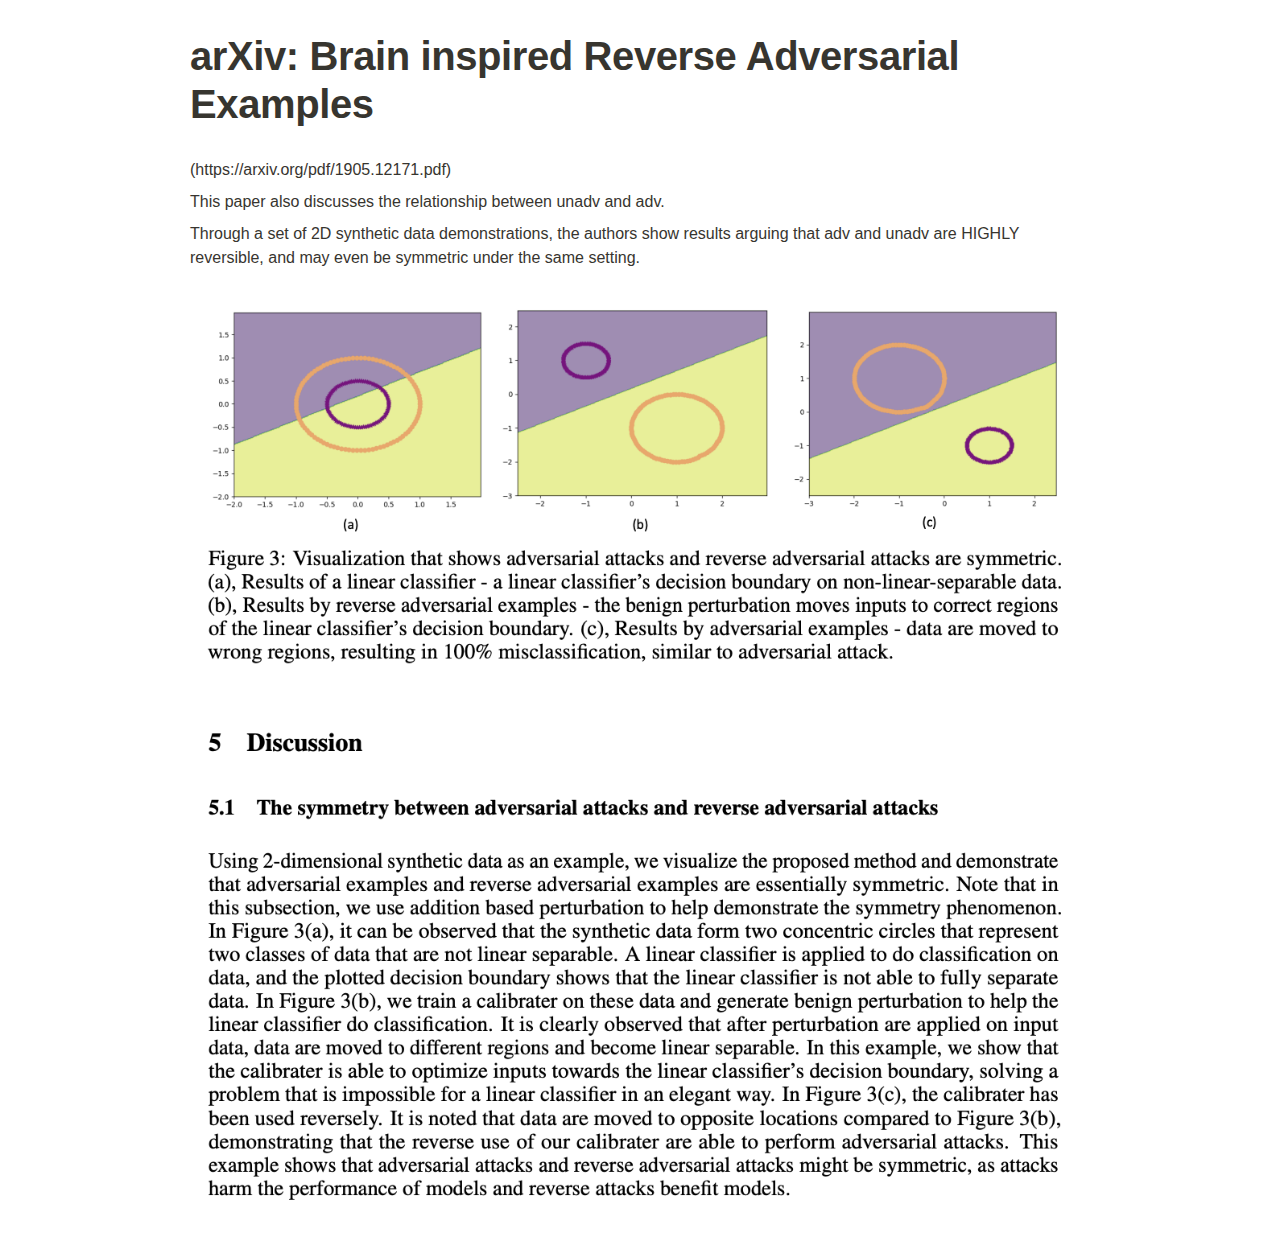
<file: subpages/unadversarial/Unadversarial Point Cloud 168e8005cc0b4d0e876fd6f9487f7a1c/arXiv Brain inspired Reverse Adversarial Examples d172b4cda955420799237b73855d6777.html>
<html><head><meta http-equiv="Content-Type" content="text/html; charset=utf-8"/><title>arXiv: Brain inspired Reverse Adversarial Examples</title><style>
/* cspell:disable-file */
/* webkit printing magic: print all background colors */
html {
	-webkit-print-color-adjust: exact;
}
* {
	box-sizing: border-box;
	-webkit-print-color-adjust: exact;
}

html,
body {
	margin: 0;
	padding: 0;
}
@media only screen {
	body {
		margin: 2em auto;
		max-width: 900px;
		color: rgb(55, 53, 47);
	}
}

body {
	line-height: 1.5;
	white-space: pre-wrap;
}

a,
a.visited {
	color: inherit;
	text-decoration: underline;
}

.pdf-relative-link-path {
	font-size: 80%;
	color: #444;
}

h1,
h2,
h3 {
	letter-spacing: -0.01em;
	line-height: 1.2;
	font-weight: 600;
	margin-bottom: 0;
}

.page-title {
	font-size: 2.5rem;
	font-weight: 700;
	margin-top: 0;
	margin-bottom: 0.75em;
}

h1 {
	font-size: 1.875rem;
	margin-top: 1.875rem;
}

h2 {
	font-size: 1.5rem;
	margin-top: 1.5rem;
}

h3 {
	font-size: 1.25rem;
	margin-top: 1.25rem;
}

.source {
	border: 1px solid #ddd;
	border-radius: 3px;
	padding: 1.5em;
	word-break: break-all;
}

.callout {
	border-radius: 3px;
	padding: 1rem;
}

figure {
	margin: 1.25em 0;
	page-break-inside: avoid;
}

figcaption {
	opacity: 0.5;
	font-size: 85%;
	margin-top: 0.5em;
}

mark {
	background-color: transparent;
}

.indented {
	padding-left: 1.5em;
}

hr {
	background: transparent;
	display: block;
	width: 100%;
	height: 1px;
	visibility: visible;
	border: none;
	border-bottom: 1px solid rgba(55, 53, 47, 0.09);
}

img {
	max-width: 100%;
}

@media only print {
	img {
		max-height: 100vh;
		object-fit: contain;
	}
}

@page {
	margin: 1in;
}

.collection-content {
	font-size: 0.875rem;
}

.column-list {
	display: flex;
	justify-content: space-between;
}

.column {
	padding: 0 1em;
}

.column:first-child {
	padding-left: 0;
}

.column:last-child {
	padding-right: 0;
}

.table_of_contents-item {
	display: block;
	font-size: 0.875rem;
	line-height: 1.3;
	padding: 0.125rem;
}

.table_of_contents-indent-1 {
	margin-left: 1.5rem;
}

.table_of_contents-indent-2 {
	margin-left: 3rem;
}

.table_of_contents-indent-3 {
	margin-left: 4.5rem;
}

.table_of_contents-link {
	text-decoration: none;
	opacity: 0.7;
	border-bottom: 1px solid rgba(55, 53, 47, 0.18);
}

table,
th,
td {
	border: 1px solid rgba(55, 53, 47, 0.09);
	border-collapse: collapse;
}

table {
	border-left: none;
	border-right: none;
}

th,
td {
	font-weight: normal;
	padding: 0.25em 0.5em;
	line-height: 1.5;
	min-height: 1.5em;
	text-align: left;
}

th {
	color: rgba(55, 53, 47, 0.6);
}

ol,
ul {
	margin: 0;
	margin-block-start: 0.6em;
	margin-block-end: 0.6em;
}

li > ol:first-child,
li > ul:first-child {
	margin-block-start: 0.6em;
}

ul > li {
	list-style: disc;
}

ul.to-do-list {
	text-indent: -1.7em;
}

ul.to-do-list > li {
	list-style: none;
}

.to-do-children-checked {
	text-decoration: line-through;
	opacity: 0.375;
}

ul.toggle > li {
	list-style: none;
}

ul {
	padding-inline-start: 1.7em;
}

ul > li {
	padding-left: 0.1em;
}

ol {
	padding-inline-start: 1.6em;
}

ol > li {
	padding-left: 0.2em;
}

.mono ol {
	padding-inline-start: 2em;
}

.mono ol > li {
	text-indent: -0.4em;
}

.toggle {
	padding-inline-start: 0em;
	list-style-type: none;
}

/* Indent toggle children */
.toggle > li > details {
	padding-left: 1.7em;
}

.toggle > li > details > summary {
	margin-left: -1.1em;
}

.selected-value {
	display: inline-block;
	padding: 0 0.5em;
	background: rgba(206, 205, 202, 0.5);
	border-radius: 3px;
	margin-right: 0.5em;
	margin-top: 0.3em;
	margin-bottom: 0.3em;
	white-space: nowrap;
}

.collection-title {
	display: inline-block;
	margin-right: 1em;
}

.simple-table {
	margin-top: 1em;
	font-size: 0.875rem;
	empty-cells: show;
}
.simple-table td {
	height: 29px;
	min-width: 120px;
}

.simple-table th {
	height: 29px;
	min-width: 120px;
}

.simple-table-header-color {
	background: rgb(247, 246, 243);
	color: black;
}
.simple-table-header {
	font-weight: 500;
}

time {
	opacity: 0.5;
}

.icon {
	display: inline-block;
	max-width: 1.2em;
	max-height: 1.2em;
	text-decoration: none;
	vertical-align: text-bottom;
	margin-right: 0.5em;
}

img.icon {
	border-radius: 3px;
}

.user-icon {
	width: 1.5em;
	height: 1.5em;
	border-radius: 100%;
	margin-right: 0.5rem;
}

.user-icon-inner {
	font-size: 0.8em;
}

.text-icon {
	border: 1px solid #000;
	text-align: center;
}

.page-cover-image {
	display: block;
	object-fit: cover;
	width: 100%;
	max-height: 30vh;
}

.page-header-icon {
	font-size: 3rem;
	margin-bottom: 1rem;
}

.page-header-icon-with-cover {
	margin-top: -0.72em;
	margin-left: 0.07em;
}

.page-header-icon img {
	border-radius: 3px;
}

.link-to-page {
	margin: 1em 0;
	padding: 0;
	border: none;
	font-weight: 500;
}

p > .user {
	opacity: 0.5;
}

td > .user,
td > time {
	white-space: nowrap;
}

input[type="checkbox"] {
	transform: scale(1.5);
	margin-right: 0.6em;
	vertical-align: middle;
}

p {
	margin-top: 0.5em;
	margin-bottom: 0.5em;
}

.image {
	border: none;
	margin: 1.5em 0;
	padding: 0;
	border-radius: 0;
	text-align: center;
}

.code,
code {
	background: rgba(135, 131, 120, 0.15);
	border-radius: 3px;
	padding: 0.2em 0.4em;
	border-radius: 3px;
	font-size: 85%;
	tab-size: 2;
}

code {
	color: #eb5757;
}

.code {
	padding: 1.5em 1em;
}

.code-wrap {
	white-space: pre-wrap;
	word-break: break-all;
}

.code > code {
	background: none;
	padding: 0;
	font-size: 100%;
	color: inherit;
}

blockquote {
	font-size: 1.25em;
	margin: 1em 0;
	padding-left: 1em;
	border-left: 3px solid rgb(55, 53, 47);
}

.bookmark {
	text-decoration: none;
	max-height: 8em;
	padding: 0;
	display: flex;
	width: 100%;
	align-items: stretch;
}

.bookmark-title {
	font-size: 0.85em;
	overflow: hidden;
	text-overflow: ellipsis;
	height: 1.75em;
	white-space: nowrap;
}

.bookmark-text {
	display: flex;
	flex-direction: column;
}

.bookmark-info {
	flex: 4 1 180px;
	padding: 12px 14px 14px;
	display: flex;
	flex-direction: column;
	justify-content: space-between;
}

.bookmark-image {
	width: 33%;
	flex: 1 1 180px;
	display: block;
	position: relative;
	object-fit: cover;
	border-radius: 1px;
}

.bookmark-description {
	color: rgba(55, 53, 47, 0.6);
	font-size: 0.75em;
	overflow: hidden;
	max-height: 4.5em;
	word-break: break-word;
}

.bookmark-href {
	font-size: 0.75em;
	margin-top: 0.25em;
}

.sans { font-family: ui-sans-serif, -apple-system, BlinkMacSystemFont, "Segoe UI", Helvetica, "Apple Color Emoji", Arial, sans-serif, "Segoe UI Emoji", "Segoe UI Symbol"; }
.code { font-family: "SFMono-Regular", Menlo, Consolas, "PT Mono", "Liberation Mono", Courier, monospace; }
.serif { font-family: Lyon-Text, Georgia, ui-serif, serif; }
.mono { font-family: iawriter-mono, Nitti, Menlo, Courier, monospace; }
.pdf .sans { font-family: Inter, ui-sans-serif, -apple-system, BlinkMacSystemFont, "Segoe UI", Helvetica, "Apple Color Emoji", Arial, sans-serif, "Segoe UI Emoji", "Segoe UI Symbol", 'Twemoji', 'Noto Color Emoji', 'Noto Sans CJK JP'; }
.pdf:lang(zh-CN) .sans { font-family: Inter, ui-sans-serif, -apple-system, BlinkMacSystemFont, "Segoe UI", Helvetica, "Apple Color Emoji", Arial, sans-serif, "Segoe UI Emoji", "Segoe UI Symbol", 'Twemoji', 'Noto Color Emoji', 'Noto Sans CJK SC'; }
.pdf:lang(zh-TW) .sans { font-family: Inter, ui-sans-serif, -apple-system, BlinkMacSystemFont, "Segoe UI", Helvetica, "Apple Color Emoji", Arial, sans-serif, "Segoe UI Emoji", "Segoe UI Symbol", 'Twemoji', 'Noto Color Emoji', 'Noto Sans CJK TC'; }
.pdf:lang(ko-KR) .sans { font-family: Inter, ui-sans-serif, -apple-system, BlinkMacSystemFont, "Segoe UI", Helvetica, "Apple Color Emoji", Arial, sans-serif, "Segoe UI Emoji", "Segoe UI Symbol", 'Twemoji', 'Noto Color Emoji', 'Noto Sans CJK KR'; }
.pdf .code { font-family: Source Code Pro, "SFMono-Regular", Menlo, Consolas, "PT Mono", "Liberation Mono", Courier, monospace, 'Twemoji', 'Noto Color Emoji', 'Noto Sans Mono CJK JP'; }
.pdf:lang(zh-CN) .code { font-family: Source Code Pro, "SFMono-Regular", Menlo, Consolas, "PT Mono", "Liberation Mono", Courier, monospace, 'Twemoji', 'Noto Color Emoji', 'Noto Sans Mono CJK SC'; }
.pdf:lang(zh-TW) .code { font-family: Source Code Pro, "SFMono-Regular", Menlo, Consolas, "PT Mono", "Liberation Mono", Courier, monospace, 'Twemoji', 'Noto Color Emoji', 'Noto Sans Mono CJK TC'; }
.pdf:lang(ko-KR) .code { font-family: Source Code Pro, "SFMono-Regular", Menlo, Consolas, "PT Mono", "Liberation Mono", Courier, monospace, 'Twemoji', 'Noto Color Emoji', 'Noto Sans Mono CJK KR'; }
.pdf .serif { font-family: PT Serif, Lyon-Text, Georgia, ui-serif, serif, 'Twemoji', 'Noto Color Emoji', 'Noto Serif CJK JP'; }
.pdf:lang(zh-CN) .serif { font-family: PT Serif, Lyon-Text, Georgia, ui-serif, serif, 'Twemoji', 'Noto Color Emoji', 'Noto Serif CJK SC'; }
.pdf:lang(zh-TW) .serif { font-family: PT Serif, Lyon-Text, Georgia, ui-serif, serif, 'Twemoji', 'Noto Color Emoji', 'Noto Serif CJK TC'; }
.pdf:lang(ko-KR) .serif { font-family: PT Serif, Lyon-Text, Georgia, ui-serif, serif, 'Twemoji', 'Noto Color Emoji', 'Noto Serif CJK KR'; }
.pdf .mono { font-family: PT Mono, iawriter-mono, Nitti, Menlo, Courier, monospace, 'Twemoji', 'Noto Color Emoji', 'Noto Sans Mono CJK JP'; }
.pdf:lang(zh-CN) .mono { font-family: PT Mono, iawriter-mono, Nitti, Menlo, Courier, monospace, 'Twemoji', 'Noto Color Emoji', 'Noto Sans Mono CJK SC'; }
.pdf:lang(zh-TW) .mono { font-family: PT Mono, iawriter-mono, Nitti, Menlo, Courier, monospace, 'Twemoji', 'Noto Color Emoji', 'Noto Sans Mono CJK TC'; }
.pdf:lang(ko-KR) .mono { font-family: PT Mono, iawriter-mono, Nitti, Menlo, Courier, monospace, 'Twemoji', 'Noto Color Emoji', 'Noto Sans Mono CJK KR'; }
.highlight-default {
	color: rgba(55, 53, 47, 1);
}
.highlight-gray {
	color: rgba(120, 119, 116, 1);
	fill: rgba(120, 119, 116, 1);
}
.highlight-brown {
	color: rgba(159, 107, 83, 1);
	fill: rgba(159, 107, 83, 1);
}
.highlight-orange {
	color: rgba(217, 115, 13, 1);
	fill: rgba(217, 115, 13, 1);
}
.highlight-yellow {
	color: rgba(203, 145, 47, 1);
	fill: rgba(203, 145, 47, 1);
}
.highlight-teal {
	color: rgba(68, 131, 97, 1);
	fill: rgba(68, 131, 97, 1);
}
.highlight-blue {
	color: rgba(51, 126, 169, 1);
	fill: rgba(51, 126, 169, 1);
}
.highlight-purple {
	color: rgba(144, 101, 176, 1);
	fill: rgba(144, 101, 176, 1);
}
.highlight-pink {
	color: rgba(193, 76, 138, 1);
	fill: rgba(193, 76, 138, 1);
}
.highlight-red {
	color: rgba(212, 76, 71, 1);
	fill: rgba(212, 76, 71, 1);
}
.highlight-gray_background {
	background: rgba(241, 241, 239, 1);
}
.highlight-brown_background {
	background: rgba(244, 238, 238, 1);
}
.highlight-orange_background {
	background: rgba(251, 236, 221, 1);
}
.highlight-yellow_background {
	background: rgba(251, 243, 219, 1);
}
.highlight-teal_background {
	background: rgba(237, 243, 236, 1);
}
.highlight-blue_background {
	background: rgba(231, 243, 248, 1);
}
.highlight-purple_background {
	background: rgba(244, 240, 247, 0.8);
}
.highlight-pink_background {
	background: rgba(249, 238, 243, 0.8);
}
.highlight-red_background {
	background: rgba(253, 235, 236, 1);
}
.block-color-default {
	color: inherit;
	fill: inherit;
}
.block-color-gray {
	color: rgba(120, 119, 116, 1);
	fill: rgba(120, 119, 116, 1);
}
.block-color-brown {
	color: rgba(159, 107, 83, 1);
	fill: rgba(159, 107, 83, 1);
}
.block-color-orange {
	color: rgba(217, 115, 13, 1);
	fill: rgba(217, 115, 13, 1);
}
.block-color-yellow {
	color: rgba(203, 145, 47, 1);
	fill: rgba(203, 145, 47, 1);
}
.block-color-teal {
	color: rgba(68, 131, 97, 1);
	fill: rgba(68, 131, 97, 1);
}
.block-color-blue {
	color: rgba(51, 126, 169, 1);
	fill: rgba(51, 126, 169, 1);
}
.block-color-purple {
	color: rgba(144, 101, 176, 1);
	fill: rgba(144, 101, 176, 1);
}
.block-color-pink {
	color: rgba(193, 76, 138, 1);
	fill: rgba(193, 76, 138, 1);
}
.block-color-red {
	color: rgba(212, 76, 71, 1);
	fill: rgba(212, 76, 71, 1);
}
.block-color-gray_background {
	background: rgba(241, 241, 239, 1);
}
.block-color-brown_background {
	background: rgba(244, 238, 238, 1);
}
.block-color-orange_background {
	background: rgba(251, 236, 221, 1);
}
.block-color-yellow_background {
	background: rgba(251, 243, 219, 1);
}
.block-color-teal_background {
	background: rgba(237, 243, 236, 1);
}
.block-color-blue_background {
	background: rgba(231, 243, 248, 1);
}
.block-color-purple_background {
	background: rgba(244, 240, 247, 0.8);
}
.block-color-pink_background {
	background: rgba(249, 238, 243, 0.8);
}
.block-color-red_background {
	background: rgba(253, 235, 236, 1);
}
.select-value-color-pink { background-color: rgba(245, 224, 233, 1); }
.select-value-color-purple { background-color: rgba(232, 222, 238, 1); }
.select-value-color-green { background-color: rgba(219, 237, 219, 1); }
.select-value-color-gray { background-color: rgba(227, 226, 224, 1); }
.select-value-color-opaquegray { background-color: rgba(255, 255, 255, 0.0375); }
.select-value-color-orange { background-color: rgba(250, 222, 201, 1); }
.select-value-color-brown { background-color: rgba(238, 224, 218, 1); }
.select-value-color-red { background-color: rgba(255, 226, 221, 1); }
.select-value-color-yellow { background-color: rgba(253, 236, 200, 1); }
.select-value-color-blue { background-color: rgba(211, 229, 239, 1); }

.checkbox {
	display: inline-flex;
	vertical-align: text-bottom;
	width: 16;
	height: 16;
	background-size: 16px;
	margin-left: 2px;
	margin-right: 5px;
}

.checkbox-on {
	background-image: url("data:image/svg+xml;charset=UTF-8,%3Csvg%20width%3D%2216%22%20height%3D%2216%22%20viewBox%3D%220%200%2016%2016%22%20fill%3D%22none%22%20xmlns%3D%22http%3A%2F%2Fwww.w3.org%2F2000%2Fsvg%22%3E%0A%3Crect%20width%3D%2216%22%20height%3D%2216%22%20fill%3D%22%2358A9D7%22%2F%3E%0A%3Cpath%20d%3D%22M6.71429%2012.2852L14%204.9995L12.7143%203.71436L6.71429%209.71378L3.28571%206.2831L2%207.57092L6.71429%2012.2852Z%22%20fill%3D%22white%22%2F%3E%0A%3C%2Fsvg%3E");
}

.checkbox-off {
	background-image: url("data:image/svg+xml;charset=UTF-8,%3Csvg%20width%3D%2216%22%20height%3D%2216%22%20viewBox%3D%220%200%2016%2016%22%20fill%3D%22none%22%20xmlns%3D%22http%3A%2F%2Fwww.w3.org%2F2000%2Fsvg%22%3E%0A%3Crect%20x%3D%220.75%22%20y%3D%220.75%22%20width%3D%2214.5%22%20height%3D%2214.5%22%20fill%3D%22white%22%20stroke%3D%22%2336352F%22%20stroke-width%3D%221.5%22%2F%3E%0A%3C%2Fsvg%3E");
}
	
</style></head><body><article id="d172b4cd-a955-4207-9923-7b73855d6777" class="page sans"><header><h1 class="page-title">arXiv: Brain inspired Reverse Adversarial Examples</h1></header><div class="page-body"><p id="d4da3152-acf6-4192-92dd-742d90c2f9f4" class="">(https://arxiv.org/pdf/1905.12171.pdf) </p><p id="5f8a947c-d0a2-462c-afd0-cecde14f10ef" class="">This paper also discusses the relationship between unadv and adv.</p><p id="bc820a58-427b-4786-96a4-ef9c3d1b48a6" class="">Through a set of 2D synthetic data demonstrations, the authors show results arguing that adv and unadv are HIGHLY reversible, and may even be symmetric under the same setting.</p><figure id="f3f7df82-2c2b-4126-939e-8a0271ac3412" class="image"><a href="arXiv%20Brain%20inspired%20Reverse%20Adversarial%20Examples%20d172b4cda955420799237b73855d6777/Untitled.png"><img style="width:1118px" src="arXiv%20Brain%20inspired%20Reverse%20Adversarial%20Examples%20d172b4cda955420799237b73855d6777/Untitled.png"/></a></figure></div></article></body></html>
</file>
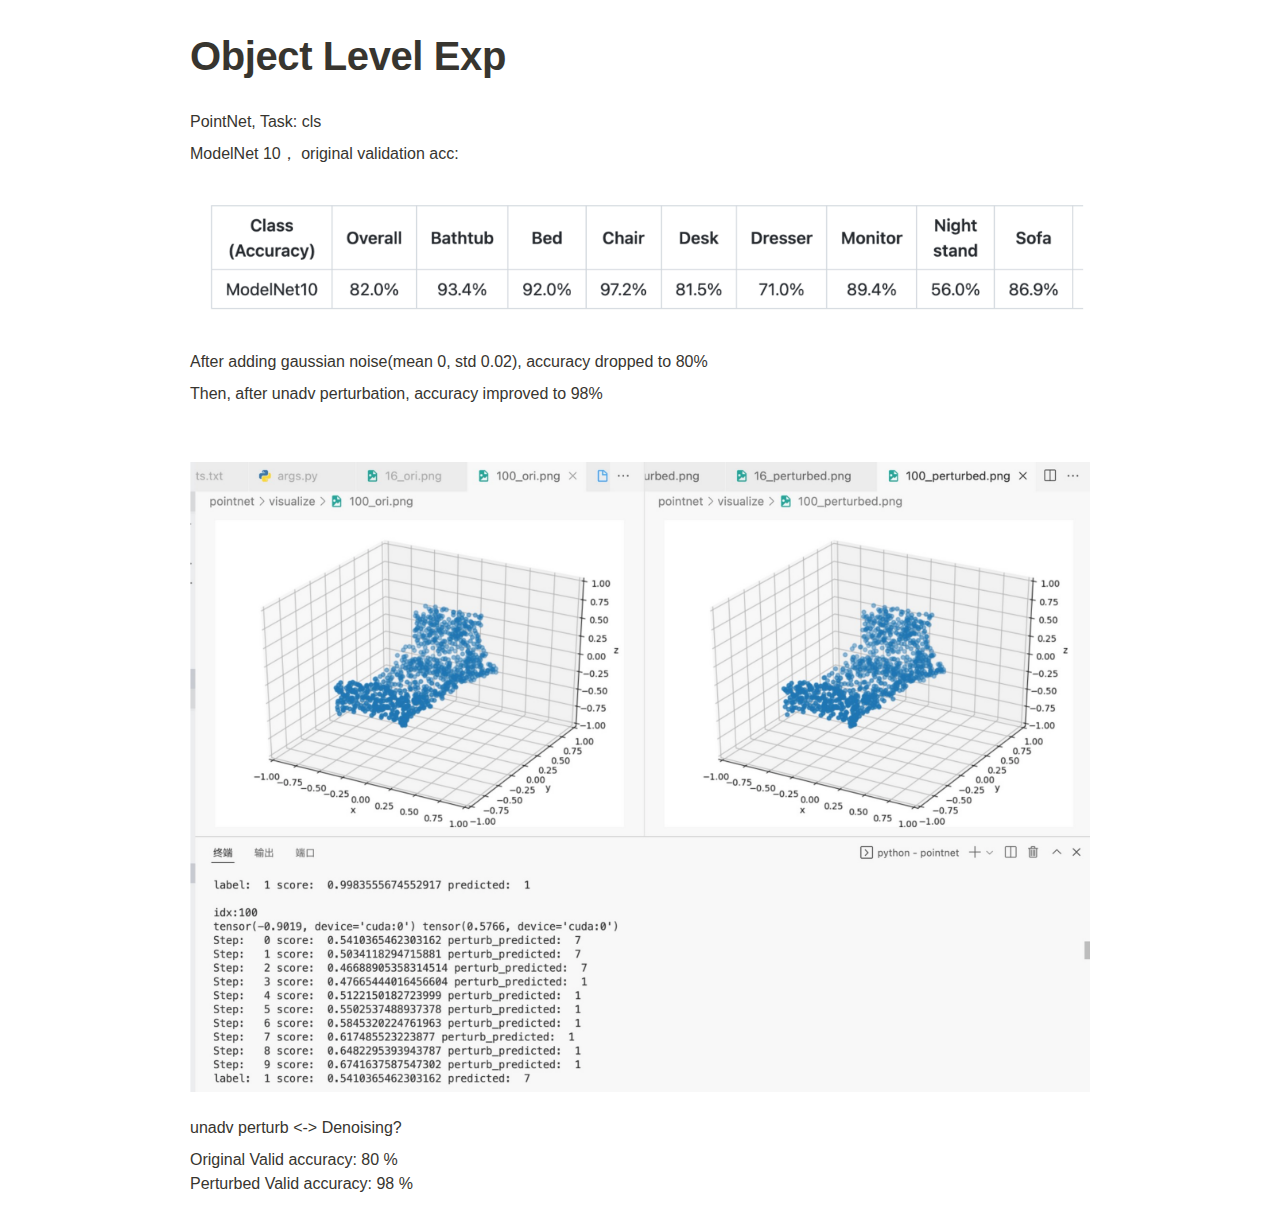
<file: subpages/unadversarial/Unadversarial Point Cloud 168e8005cc0b4d0e876fd6f9487f7a1c/Object Level Exp a0f44b6ed21841978fc6d487ceef6c52.html>
<html><head><meta http-equiv="Content-Type" content="text/html; charset=utf-8"/><title>Object Level Exp</title><style>
/* cspell:disable-file */
/* webkit printing magic: print all background colors */
html {
	-webkit-print-color-adjust: exact;
}
* {
	box-sizing: border-box;
	-webkit-print-color-adjust: exact;
}

html,
body {
	margin: 0;
	padding: 0;
}
@media only screen {
	body {
		margin: 2em auto;
		max-width: 900px;
		color: rgb(55, 53, 47);
	}
}

body {
	line-height: 1.5;
	white-space: pre-wrap;
}

a,
a.visited {
	color: inherit;
	text-decoration: underline;
}

.pdf-relative-link-path {
	font-size: 80%;
	color: #444;
}

h1,
h2,
h3 {
	letter-spacing: -0.01em;
	line-height: 1.2;
	font-weight: 600;
	margin-bottom: 0;
}

.page-title {
	font-size: 2.5rem;
	font-weight: 700;
	margin-top: 0;
	margin-bottom: 0.75em;
}

h1 {
	font-size: 1.875rem;
	margin-top: 1.875rem;
}

h2 {
	font-size: 1.5rem;
	margin-top: 1.5rem;
}

h3 {
	font-size: 1.25rem;
	margin-top: 1.25rem;
}

.source {
	border: 1px solid #ddd;
	border-radius: 3px;
	padding: 1.5em;
	word-break: break-all;
}

.callout {
	border-radius: 3px;
	padding: 1rem;
}

figure {
	margin: 1.25em 0;
	page-break-inside: avoid;
}

figcaption {
	opacity: 0.5;
	font-size: 85%;
	margin-top: 0.5em;
}

mark {
	background-color: transparent;
}

.indented {
	padding-left: 1.5em;
}

hr {
	background: transparent;
	display: block;
	width: 100%;
	height: 1px;
	visibility: visible;
	border: none;
	border-bottom: 1px solid rgba(55, 53, 47, 0.09);
}

img {
	max-width: 100%;
}

@media only print {
	img {
		max-height: 100vh;
		object-fit: contain;
	}
}

@page {
	margin: 1in;
}

.collection-content {
	font-size: 0.875rem;
}

.column-list {
	display: flex;
	justify-content: space-between;
}

.column {
	padding: 0 1em;
}

.column:first-child {
	padding-left: 0;
}

.column:last-child {
	padding-right: 0;
}

.table_of_contents-item {
	display: block;
	font-size: 0.875rem;
	line-height: 1.3;
	padding: 0.125rem;
}

.table_of_contents-indent-1 {
	margin-left: 1.5rem;
}

.table_of_contents-indent-2 {
	margin-left: 3rem;
}

.table_of_contents-indent-3 {
	margin-left: 4.5rem;
}

.table_of_contents-link {
	text-decoration: none;
	opacity: 0.7;
	border-bottom: 1px solid rgba(55, 53, 47, 0.18);
}

table,
th,
td {
	border: 1px solid rgba(55, 53, 47, 0.09);
	border-collapse: collapse;
}

table {
	border-left: none;
	border-right: none;
}

th,
td {
	font-weight: normal;
	padding: 0.25em 0.5em;
	line-height: 1.5;
	min-height: 1.5em;
	text-align: left;
}

th {
	color: rgba(55, 53, 47, 0.6);
}

ol,
ul {
	margin: 0;
	margin-block-start: 0.6em;
	margin-block-end: 0.6em;
}

li > ol:first-child,
li > ul:first-child {
	margin-block-start: 0.6em;
}

ul > li {
	list-style: disc;
}

ul.to-do-list {
	text-indent: -1.7em;
}

ul.to-do-list > li {
	list-style: none;
}

.to-do-children-checked {
	text-decoration: line-through;
	opacity: 0.375;
}

ul.toggle > li {
	list-style: none;
}

ul {
	padding-inline-start: 1.7em;
}

ul > li {
	padding-left: 0.1em;
}

ol {
	padding-inline-start: 1.6em;
}

ol > li {
	padding-left: 0.2em;
}

.mono ol {
	padding-inline-start: 2em;
}

.mono ol > li {
	text-indent: -0.4em;
}

.toggle {
	padding-inline-start: 0em;
	list-style-type: none;
}

/* Indent toggle children */
.toggle > li > details {
	padding-left: 1.7em;
}

.toggle > li > details > summary {
	margin-left: -1.1em;
}

.selected-value {
	display: inline-block;
	padding: 0 0.5em;
	background: rgba(206, 205, 202, 0.5);
	border-radius: 3px;
	margin-right: 0.5em;
	margin-top: 0.3em;
	margin-bottom: 0.3em;
	white-space: nowrap;
}

.collection-title {
	display: inline-block;
	margin-right: 1em;
}

.simple-table {
	margin-top: 1em;
	font-size: 0.875rem;
	empty-cells: show;
}
.simple-table td {
	height: 29px;
	min-width: 120px;
}

.simple-table th {
	height: 29px;
	min-width: 120px;
}

.simple-table-header-color {
	background: rgb(247, 246, 243);
	color: black;
}
.simple-table-header {
	font-weight: 500;
}

time {
	opacity: 0.5;
}

.icon {
	display: inline-block;
	max-width: 1.2em;
	max-height: 1.2em;
	text-decoration: none;
	vertical-align: text-bottom;
	margin-right: 0.5em;
}

img.icon {
	border-radius: 3px;
}

.user-icon {
	width: 1.5em;
	height: 1.5em;
	border-radius: 100%;
	margin-right: 0.5rem;
}

.user-icon-inner {
	font-size: 0.8em;
}

.text-icon {
	border: 1px solid #000;
	text-align: center;
}

.page-cover-image {
	display: block;
	object-fit: cover;
	width: 100%;
	max-height: 30vh;
}

.page-header-icon {
	font-size: 3rem;
	margin-bottom: 1rem;
}

.page-header-icon-with-cover {
	margin-top: -0.72em;
	margin-left: 0.07em;
}

.page-header-icon img {
	border-radius: 3px;
}

.link-to-page {
	margin: 1em 0;
	padding: 0;
	border: none;
	font-weight: 500;
}

p > .user {
	opacity: 0.5;
}

td > .user,
td > time {
	white-space: nowrap;
}

input[type="checkbox"] {
	transform: scale(1.5);
	margin-right: 0.6em;
	vertical-align: middle;
}

p {
	margin-top: 0.5em;
	margin-bottom: 0.5em;
}

.image {
	border: none;
	margin: 1.5em 0;
	padding: 0;
	border-radius: 0;
	text-align: center;
}

.code,
code {
	background: rgba(135, 131, 120, 0.15);
	border-radius: 3px;
	padding: 0.2em 0.4em;
	border-radius: 3px;
	font-size: 85%;
	tab-size: 2;
}

code {
	color: #eb5757;
}

.code {
	padding: 1.5em 1em;
}

.code-wrap {
	white-space: pre-wrap;
	word-break: break-all;
}

.code > code {
	background: none;
	padding: 0;
	font-size: 100%;
	color: inherit;
}

blockquote {
	font-size: 1.25em;
	margin: 1em 0;
	padding-left: 1em;
	border-left: 3px solid rgb(55, 53, 47);
}

.bookmark {
	text-decoration: none;
	max-height: 8em;
	padding: 0;
	display: flex;
	width: 100%;
	align-items: stretch;
}

.bookmark-title {
	font-size: 0.85em;
	overflow: hidden;
	text-overflow: ellipsis;
	height: 1.75em;
	white-space: nowrap;
}

.bookmark-text {
	display: flex;
	flex-direction: column;
}

.bookmark-info {
	flex: 4 1 180px;
	padding: 12px 14px 14px;
	display: flex;
	flex-direction: column;
	justify-content: space-between;
}

.bookmark-image {
	width: 33%;
	flex: 1 1 180px;
	display: block;
	position: relative;
	object-fit: cover;
	border-radius: 1px;
}

.bookmark-description {
	color: rgba(55, 53, 47, 0.6);
	font-size: 0.75em;
	overflow: hidden;
	max-height: 4.5em;
	word-break: break-word;
}

.bookmark-href {
	font-size: 0.75em;
	margin-top: 0.25em;
}

.sans { font-family: ui-sans-serif, -apple-system, BlinkMacSystemFont, "Segoe UI", Helvetica, "Apple Color Emoji", Arial, sans-serif, "Segoe UI Emoji", "Segoe UI Symbol"; }
.code { font-family: "SFMono-Regular", Menlo, Consolas, "PT Mono", "Liberation Mono", Courier, monospace; }
.serif { font-family: Lyon-Text, Georgia, ui-serif, serif; }
.mono { font-family: iawriter-mono, Nitti, Menlo, Courier, monospace; }
.pdf .sans { font-family: Inter, ui-sans-serif, -apple-system, BlinkMacSystemFont, "Segoe UI", Helvetica, "Apple Color Emoji", Arial, sans-serif, "Segoe UI Emoji", "Segoe UI Symbol", 'Twemoji', 'Noto Color Emoji', 'Noto Sans CJK JP'; }
.pdf:lang(zh-CN) .sans { font-family: Inter, ui-sans-serif, -apple-system, BlinkMacSystemFont, "Segoe UI", Helvetica, "Apple Color Emoji", Arial, sans-serif, "Segoe UI Emoji", "Segoe UI Symbol", 'Twemoji', 'Noto Color Emoji', 'Noto Sans CJK SC'; }
.pdf:lang(zh-TW) .sans { font-family: Inter, ui-sans-serif, -apple-system, BlinkMacSystemFont, "Segoe UI", Helvetica, "Apple Color Emoji", Arial, sans-serif, "Segoe UI Emoji", "Segoe UI Symbol", 'Twemoji', 'Noto Color Emoji', 'Noto Sans CJK TC'; }
.pdf:lang(ko-KR) .sans { font-family: Inter, ui-sans-serif, -apple-system, BlinkMacSystemFont, "Segoe UI", Helvetica, "Apple Color Emoji", Arial, sans-serif, "Segoe UI Emoji", "Segoe UI Symbol", 'Twemoji', 'Noto Color Emoji', 'Noto Sans CJK KR'; }
.pdf .code { font-family: Source Code Pro, "SFMono-Regular", Menlo, Consolas, "PT Mono", "Liberation Mono", Courier, monospace, 'Twemoji', 'Noto Color Emoji', 'Noto Sans Mono CJK JP'; }
.pdf:lang(zh-CN) .code { font-family: Source Code Pro, "SFMono-Regular", Menlo, Consolas, "PT Mono", "Liberation Mono", Courier, monospace, 'Twemoji', 'Noto Color Emoji', 'Noto Sans Mono CJK SC'; }
.pdf:lang(zh-TW) .code { font-family: Source Code Pro, "SFMono-Regular", Menlo, Consolas, "PT Mono", "Liberation Mono", Courier, monospace, 'Twemoji', 'Noto Color Emoji', 'Noto Sans Mono CJK TC'; }
.pdf:lang(ko-KR) .code { font-family: Source Code Pro, "SFMono-Regular", Menlo, Consolas, "PT Mono", "Liberation Mono", Courier, monospace, 'Twemoji', 'Noto Color Emoji', 'Noto Sans Mono CJK KR'; }
.pdf .serif { font-family: PT Serif, Lyon-Text, Georgia, ui-serif, serif, 'Twemoji', 'Noto Color Emoji', 'Noto Serif CJK JP'; }
.pdf:lang(zh-CN) .serif { font-family: PT Serif, Lyon-Text, Georgia, ui-serif, serif, 'Twemoji', 'Noto Color Emoji', 'Noto Serif CJK SC'; }
.pdf:lang(zh-TW) .serif { font-family: PT Serif, Lyon-Text, Georgia, ui-serif, serif, 'Twemoji', 'Noto Color Emoji', 'Noto Serif CJK TC'; }
.pdf:lang(ko-KR) .serif { font-family: PT Serif, Lyon-Text, Georgia, ui-serif, serif, 'Twemoji', 'Noto Color Emoji', 'Noto Serif CJK KR'; }
.pdf .mono { font-family: PT Mono, iawriter-mono, Nitti, Menlo, Courier, monospace, 'Twemoji', 'Noto Color Emoji', 'Noto Sans Mono CJK JP'; }
.pdf:lang(zh-CN) .mono { font-family: PT Mono, iawriter-mono, Nitti, Menlo, Courier, monospace, 'Twemoji', 'Noto Color Emoji', 'Noto Sans Mono CJK SC'; }
.pdf:lang(zh-TW) .mono { font-family: PT Mono, iawriter-mono, Nitti, Menlo, Courier, monospace, 'Twemoji', 'Noto Color Emoji', 'Noto Sans Mono CJK TC'; }
.pdf:lang(ko-KR) .mono { font-family: PT Mono, iawriter-mono, Nitti, Menlo, Courier, monospace, 'Twemoji', 'Noto Color Emoji', 'Noto Sans Mono CJK KR'; }
.highlight-default {
	color: rgba(55, 53, 47, 1);
}
.highlight-gray {
	color: rgba(120, 119, 116, 1);
	fill: rgba(120, 119, 116, 1);
}
.highlight-brown {
	color: rgba(159, 107, 83, 1);
	fill: rgba(159, 107, 83, 1);
}
.highlight-orange {
	color: rgba(217, 115, 13, 1);
	fill: rgba(217, 115, 13, 1);
}
.highlight-yellow {
	color: rgba(203, 145, 47, 1);
	fill: rgba(203, 145, 47, 1);
}
.highlight-teal {
	color: rgba(68, 131, 97, 1);
	fill: rgba(68, 131, 97, 1);
}
.highlight-blue {
	color: rgba(51, 126, 169, 1);
	fill: rgba(51, 126, 169, 1);
}
.highlight-purple {
	color: rgba(144, 101, 176, 1);
	fill: rgba(144, 101, 176, 1);
}
.highlight-pink {
	color: rgba(193, 76, 138, 1);
	fill: rgba(193, 76, 138, 1);
}
.highlight-red {
	color: rgba(212, 76, 71, 1);
	fill: rgba(212, 76, 71, 1);
}
.highlight-gray_background {
	background: rgba(241, 241, 239, 1);
}
.highlight-brown_background {
	background: rgba(244, 238, 238, 1);
}
.highlight-orange_background {
	background: rgba(251, 236, 221, 1);
}
.highlight-yellow_background {
	background: rgba(251, 243, 219, 1);
}
.highlight-teal_background {
	background: rgba(237, 243, 236, 1);
}
.highlight-blue_background {
	background: rgba(231, 243, 248, 1);
}
.highlight-purple_background {
	background: rgba(244, 240, 247, 0.8);
}
.highlight-pink_background {
	background: rgba(249, 238, 243, 0.8);
}
.highlight-red_background {
	background: rgba(253, 235, 236, 1);
}
.block-color-default {
	color: inherit;
	fill: inherit;
}
.block-color-gray {
	color: rgba(120, 119, 116, 1);
	fill: rgba(120, 119, 116, 1);
}
.block-color-brown {
	color: rgba(159, 107, 83, 1);
	fill: rgba(159, 107, 83, 1);
}
.block-color-orange {
	color: rgba(217, 115, 13, 1);
	fill: rgba(217, 115, 13, 1);
}
.block-color-yellow {
	color: rgba(203, 145, 47, 1);
	fill: rgba(203, 145, 47, 1);
}
.block-color-teal {
	color: rgba(68, 131, 97, 1);
	fill: rgba(68, 131, 97, 1);
}
.block-color-blue {
	color: rgba(51, 126, 169, 1);
	fill: rgba(51, 126, 169, 1);
}
.block-color-purple {
	color: rgba(144, 101, 176, 1);
	fill: rgba(144, 101, 176, 1);
}
.block-color-pink {
	color: rgba(193, 76, 138, 1);
	fill: rgba(193, 76, 138, 1);
}
.block-color-red {
	color: rgba(212, 76, 71, 1);
	fill: rgba(212, 76, 71, 1);
}
.block-color-gray_background {
	background: rgba(241, 241, 239, 1);
}
.block-color-brown_background {
	background: rgba(244, 238, 238, 1);
}
.block-color-orange_background {
	background: rgba(251, 236, 221, 1);
}
.block-color-yellow_background {
	background: rgba(251, 243, 219, 1);
}
.block-color-teal_background {
	background: rgba(237, 243, 236, 1);
}
.block-color-blue_background {
	background: rgba(231, 243, 248, 1);
}
.block-color-purple_background {
	background: rgba(244, 240, 247, 0.8);
}
.block-color-pink_background {
	background: rgba(249, 238, 243, 0.8);
}
.block-color-red_background {
	background: rgba(253, 235, 236, 1);
}
.select-value-color-pink { background-color: rgba(245, 224, 233, 1); }
.select-value-color-purple { background-color: rgba(232, 222, 238, 1); }
.select-value-color-green { background-color: rgba(219, 237, 219, 1); }
.select-value-color-gray { background-color: rgba(227, 226, 224, 1); }
.select-value-color-opaquegray { background-color: rgba(255, 255, 255, 0.0375); }
.select-value-color-orange { background-color: rgba(250, 222, 201, 1); }
.select-value-color-brown { background-color: rgba(238, 224, 218, 1); }
.select-value-color-red { background-color: rgba(255, 226, 221, 1); }
.select-value-color-yellow { background-color: rgba(253, 236, 200, 1); }
.select-value-color-blue { background-color: rgba(211, 229, 239, 1); }

.checkbox {
	display: inline-flex;
	vertical-align: text-bottom;
	width: 16;
	height: 16;
	background-size: 16px;
	margin-left: 2px;
	margin-right: 5px;
}

.checkbox-on {
	background-image: url("data:image/svg+xml;charset=UTF-8,%3Csvg%20width%3D%2216%22%20height%3D%2216%22%20viewBox%3D%220%200%2016%2016%22%20fill%3D%22none%22%20xmlns%3D%22http%3A%2F%2Fwww.w3.org%2F2000%2Fsvg%22%3E%0A%3Crect%20width%3D%2216%22%20height%3D%2216%22%20fill%3D%22%2358A9D7%22%2F%3E%0A%3Cpath%20d%3D%22M6.71429%2012.2852L14%204.9995L12.7143%203.71436L6.71429%209.71378L3.28571%206.2831L2%207.57092L6.71429%2012.2852Z%22%20fill%3D%22white%22%2F%3E%0A%3C%2Fsvg%3E");
}

.checkbox-off {
	background-image: url("data:image/svg+xml;charset=UTF-8,%3Csvg%20width%3D%2216%22%20height%3D%2216%22%20viewBox%3D%220%200%2016%2016%22%20fill%3D%22none%22%20xmlns%3D%22http%3A%2F%2Fwww.w3.org%2F2000%2Fsvg%22%3E%0A%3Crect%20x%3D%220.75%22%20y%3D%220.75%22%20width%3D%2214.5%22%20height%3D%2214.5%22%20fill%3D%22white%22%20stroke%3D%22%2336352F%22%20stroke-width%3D%221.5%22%2F%3E%0A%3C%2Fsvg%3E");
}
	
</style></head><body><article id="a0f44b6e-d218-4197-8fc6-d487ceef6c52" class="page sans"><header><h1 class="page-title"><strong>Object Level Exp</strong></h1></header><div class="page-body"><p id="dc085991-f58a-4760-9bff-6959bfddf99a" class="">PointNet, Task: cls</p><p id="8107c3c3-1157-4804-870a-167bb6e25165" class="">ModelNet 10， original validation acc:</p><figure id="268958e5-c393-4a21-ab2b-ca4729b9a71c" class="image"><a href="Object%20Level%20Exp%20a0f44b6ed21841978fc6d487ceef6c52/Untitled.png"><img style="width:2286px" src="Object%20Level%20Exp%20a0f44b6ed21841978fc6d487ceef6c52/Untitled.png"/></a></figure><p id="b12640d2-c679-43ee-abc1-80e6c00c6307" class="">After adding gaussian noise(mean 0, std 0.02), accuracy dropped to 80%</p><p id="403951fd-d99a-428d-8166-b9fae4f40ed4" class="">Then, after unadv perturbation, accuracy improved to 98%</p><p id="5a12d373-dccc-4510-89a0-27e2febd148e" class="">
</p><figure id="114b6644-359c-4914-aa92-6fa9aff8ed00" class="image"><a href="Object%20Level%20Exp%20a0f44b6ed21841978fc6d487ceef6c52/Untitled%201.png"><img style="width:2264px" src="Object%20Level%20Exp%20a0f44b6ed21841978fc6d487ceef6c52/Untitled%201.png"/></a></figure><p id="5953e6bd-d092-4876-aa42-7b8ad8f332a5" class="">unadv perturb &lt;-&gt; Denoising?</p><p id="7058e2d4-0946-4ad6-a320-e859dec166cc" class="">Original Valid accuracy: 80 %
Perturbed Valid accuracy: 98 %</p></div></article></body></html>
</file>
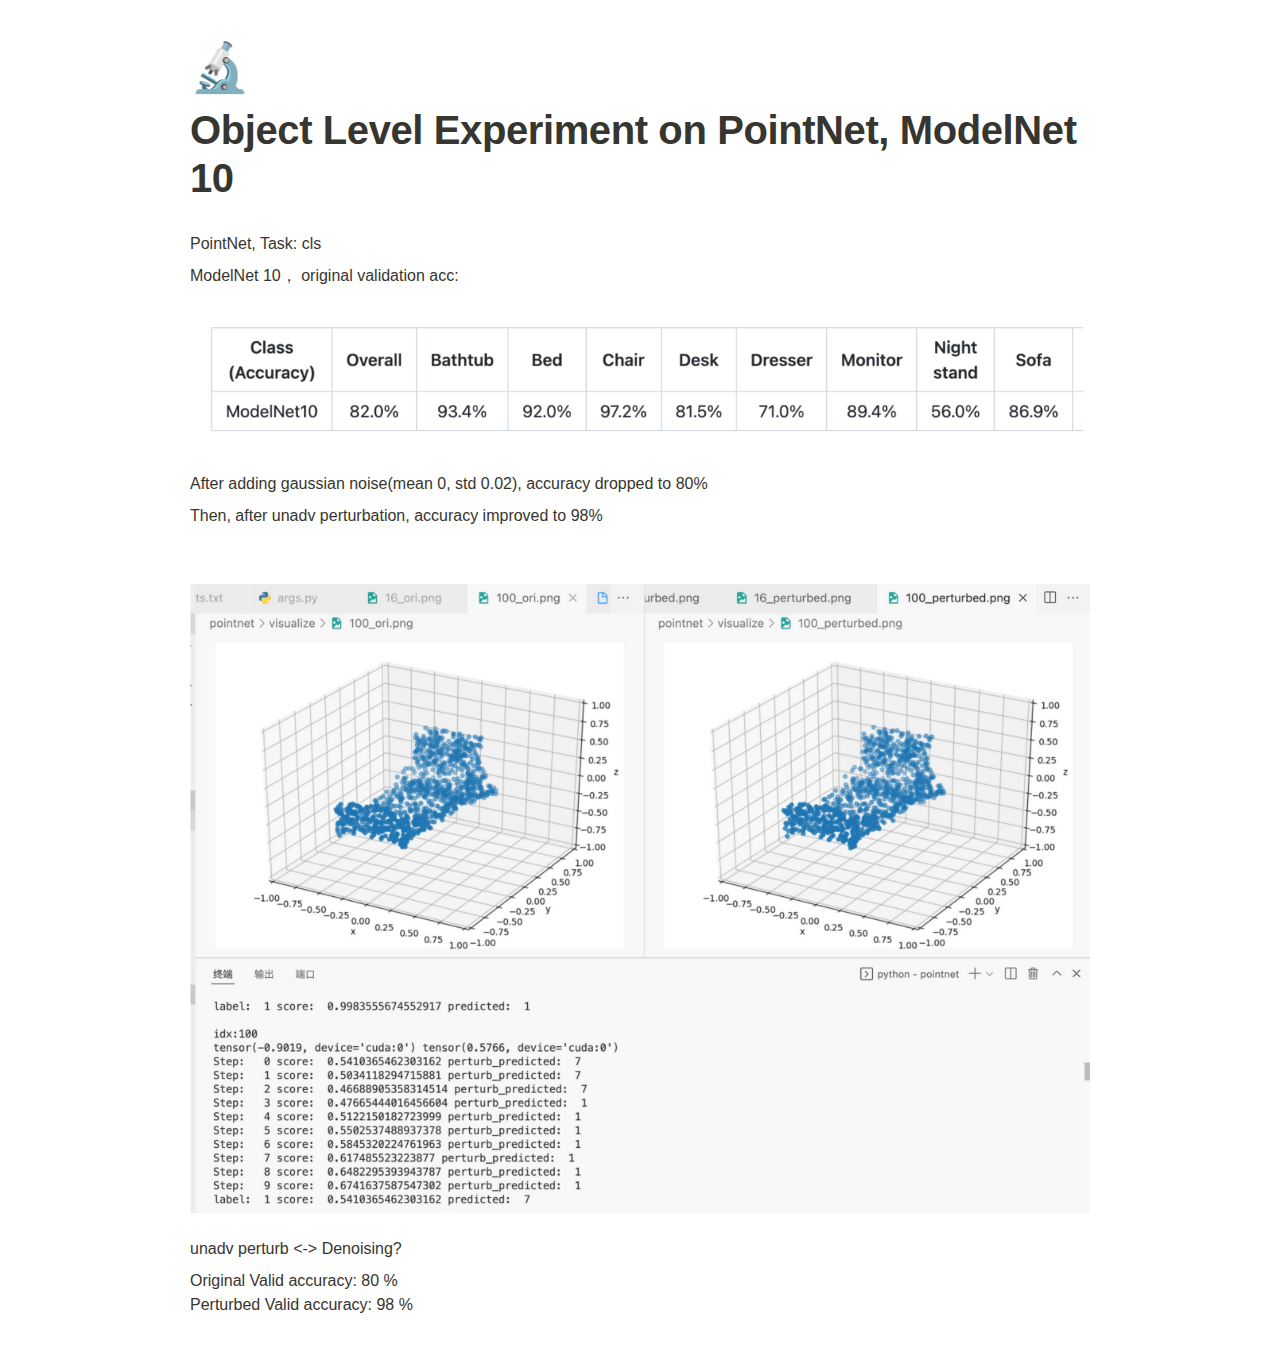
<file: subpages/unadversarial/Unadversarial Point Cloud 168e8005cc0b4d0e876fd6f9487f7a1c/Object Level Experiment on PointNet, ModelNet 10 a0f44b6ed21841978fc6d487ceef6c52.html>
<html><head><meta http-equiv="Content-Type" content="text/html; charset=utf-8"/><title>Object Level Experiment on PointNet, ModelNet 10</title><style>
/* cspell:disable-file */
/* webkit printing magic: print all background colors */
html {
	-webkit-print-color-adjust: exact;
}
* {
	box-sizing: border-box;
	-webkit-print-color-adjust: exact;
}

html,
body {
	margin: 0;
	padding: 0;
}
@media only screen {
	body {
		margin: 2em auto;
		max-width: 900px;
		color: rgb(55, 53, 47);
	}
}

body {
	line-height: 1.5;
	white-space: pre-wrap;
}

a,
a.visited {
	color: inherit;
	text-decoration: underline;
}

.pdf-relative-link-path {
	font-size: 80%;
	color: #444;
}

h1,
h2,
h3 {
	letter-spacing: -0.01em;
	line-height: 1.2;
	font-weight: 600;
	margin-bottom: 0;
}

.page-title {
	font-size: 2.5rem;
	font-weight: 700;
	margin-top: 0;
	margin-bottom: 0.75em;
}

h1 {
	font-size: 1.875rem;
	margin-top: 1.875rem;
}

h2 {
	font-size: 1.5rem;
	margin-top: 1.5rem;
}

h3 {
	font-size: 1.25rem;
	margin-top: 1.25rem;
}

.source {
	border: 1px solid #ddd;
	border-radius: 3px;
	padding: 1.5em;
	word-break: break-all;
}

.callout {
	border-radius: 3px;
	padding: 1rem;
}

figure {
	margin: 1.25em 0;
	page-break-inside: avoid;
}

figcaption {
	opacity: 0.5;
	font-size: 85%;
	margin-top: 0.5em;
}

mark {
	background-color: transparent;
}

.indented {
	padding-left: 1.5em;
}

hr {
	background: transparent;
	display: block;
	width: 100%;
	height: 1px;
	visibility: visible;
	border: none;
	border-bottom: 1px solid rgba(55, 53, 47, 0.09);
}

img {
	max-width: 100%;
}

@media only print {
	img {
		max-height: 100vh;
		object-fit: contain;
	}
}

@page {
	margin: 1in;
}

.collection-content {
	font-size: 0.875rem;
}

.column-list {
	display: flex;
	justify-content: space-between;
}

.column {
	padding: 0 1em;
}

.column:first-child {
	padding-left: 0;
}

.column:last-child {
	padding-right: 0;
}

.table_of_contents-item {
	display: block;
	font-size: 0.875rem;
	line-height: 1.3;
	padding: 0.125rem;
}

.table_of_contents-indent-1 {
	margin-left: 1.5rem;
}

.table_of_contents-indent-2 {
	margin-left: 3rem;
}

.table_of_contents-indent-3 {
	margin-left: 4.5rem;
}

.table_of_contents-link {
	text-decoration: none;
	opacity: 0.7;
	border-bottom: 1px solid rgba(55, 53, 47, 0.18);
}

table,
th,
td {
	border: 1px solid rgba(55, 53, 47, 0.09);
	border-collapse: collapse;
}

table {
	border-left: none;
	border-right: none;
}

th,
td {
	font-weight: normal;
	padding: 0.25em 0.5em;
	line-height: 1.5;
	min-height: 1.5em;
	text-align: left;
}

th {
	color: rgba(55, 53, 47, 0.6);
}

ol,
ul {
	margin: 0;
	margin-block-start: 0.6em;
	margin-block-end: 0.6em;
}

li > ol:first-child,
li > ul:first-child {
	margin-block-start: 0.6em;
}

ul > li {
	list-style: disc;
}

ul.to-do-list {
	text-indent: -1.7em;
}

ul.to-do-list > li {
	list-style: none;
}

.to-do-children-checked {
	text-decoration: line-through;
	opacity: 0.375;
}

ul.toggle > li {
	list-style: none;
}

ul {
	padding-inline-start: 1.7em;
}

ul > li {
	padding-left: 0.1em;
}

ol {
	padding-inline-start: 1.6em;
}

ol > li {
	padding-left: 0.2em;
}

.mono ol {
	padding-inline-start: 2em;
}

.mono ol > li {
	text-indent: -0.4em;
}

.toggle {
	padding-inline-start: 0em;
	list-style-type: none;
}

/* Indent toggle children */
.toggle > li > details {
	padding-left: 1.7em;
}

.toggle > li > details > summary {
	margin-left: -1.1em;
}

.selected-value {
	display: inline-block;
	padding: 0 0.5em;
	background: rgba(206, 205, 202, 0.5);
	border-radius: 3px;
	margin-right: 0.5em;
	margin-top: 0.3em;
	margin-bottom: 0.3em;
	white-space: nowrap;
}

.collection-title {
	display: inline-block;
	margin-right: 1em;
}

.simple-table {
	margin-top: 1em;
	font-size: 0.875rem;
	empty-cells: show;
}
.simple-table td {
	height: 29px;
	min-width: 120px;
}

.simple-table th {
	height: 29px;
	min-width: 120px;
}

.simple-table-header-color {
	background: rgb(247, 246, 243);
	color: black;
}
.simple-table-header {
	font-weight: 500;
}

time {
	opacity: 0.5;
}

.icon {
	display: inline-block;
	max-width: 1.2em;
	max-height: 1.2em;
	text-decoration: none;
	vertical-align: text-bottom;
	margin-right: 0.5em;
}

img.icon {
	border-radius: 3px;
}

.user-icon {
	width: 1.5em;
	height: 1.5em;
	border-radius: 100%;
	margin-right: 0.5rem;
}

.user-icon-inner {
	font-size: 0.8em;
}

.text-icon {
	border: 1px solid #000;
	text-align: center;
}

.page-cover-image {
	display: block;
	object-fit: cover;
	width: 100%;
	max-height: 30vh;
}

.page-header-icon {
	font-size: 3rem;
	margin-bottom: 1rem;
}

.page-header-icon-with-cover {
	margin-top: -0.72em;
	margin-left: 0.07em;
}

.page-header-icon img {
	border-radius: 3px;
}

.link-to-page {
	margin: 1em 0;
	padding: 0;
	border: none;
	font-weight: 500;
}

p > .user {
	opacity: 0.5;
}

td > .user,
td > time {
	white-space: nowrap;
}

input[type="checkbox"] {
	transform: scale(1.5);
	margin-right: 0.6em;
	vertical-align: middle;
}

p {
	margin-top: 0.5em;
	margin-bottom: 0.5em;
}

.image {
	border: none;
	margin: 1.5em 0;
	padding: 0;
	border-radius: 0;
	text-align: center;
}

.code,
code {
	background: rgba(135, 131, 120, 0.15);
	border-radius: 3px;
	padding: 0.2em 0.4em;
	border-radius: 3px;
	font-size: 85%;
	tab-size: 2;
}

code {
	color: #eb5757;
}

.code {
	padding: 1.5em 1em;
}

.code-wrap {
	white-space: pre-wrap;
	word-break: break-all;
}

.code > code {
	background: none;
	padding: 0;
	font-size: 100%;
	color: inherit;
}

blockquote {
	font-size: 1.25em;
	margin: 1em 0;
	padding-left: 1em;
	border-left: 3px solid rgb(55, 53, 47);
}

.bookmark {
	text-decoration: none;
	max-height: 8em;
	padding: 0;
	display: flex;
	width: 100%;
	align-items: stretch;
}

.bookmark-title {
	font-size: 0.85em;
	overflow: hidden;
	text-overflow: ellipsis;
	height: 1.75em;
	white-space: nowrap;
}

.bookmark-text {
	display: flex;
	flex-direction: column;
}

.bookmark-info {
	flex: 4 1 180px;
	padding: 12px 14px 14px;
	display: flex;
	flex-direction: column;
	justify-content: space-between;
}

.bookmark-image {
	width: 33%;
	flex: 1 1 180px;
	display: block;
	position: relative;
	object-fit: cover;
	border-radius: 1px;
}

.bookmark-description {
	color: rgba(55, 53, 47, 0.6);
	font-size: 0.75em;
	overflow: hidden;
	max-height: 4.5em;
	word-break: break-word;
}

.bookmark-href {
	font-size: 0.75em;
	margin-top: 0.25em;
}

.sans { font-family: ui-sans-serif, -apple-system, BlinkMacSystemFont, "Segoe UI", Helvetica, "Apple Color Emoji", Arial, sans-serif, "Segoe UI Emoji", "Segoe UI Symbol"; }
.code { font-family: "SFMono-Regular", Menlo, Consolas, "PT Mono", "Liberation Mono", Courier, monospace; }
.serif { font-family: Lyon-Text, Georgia, ui-serif, serif; }
.mono { font-family: iawriter-mono, Nitti, Menlo, Courier, monospace; }
.pdf .sans { font-family: Inter, ui-sans-serif, -apple-system, BlinkMacSystemFont, "Segoe UI", Helvetica, "Apple Color Emoji", Arial, sans-serif, "Segoe UI Emoji", "Segoe UI Symbol", 'Twemoji', 'Noto Color Emoji', 'Noto Sans CJK JP'; }
.pdf:lang(zh-CN) .sans { font-family: Inter, ui-sans-serif, -apple-system, BlinkMacSystemFont, "Segoe UI", Helvetica, "Apple Color Emoji", Arial, sans-serif, "Segoe UI Emoji", "Segoe UI Symbol", 'Twemoji', 'Noto Color Emoji', 'Noto Sans CJK SC'; }
.pdf:lang(zh-TW) .sans { font-family: Inter, ui-sans-serif, -apple-system, BlinkMacSystemFont, "Segoe UI", Helvetica, "Apple Color Emoji", Arial, sans-serif, "Segoe UI Emoji", "Segoe UI Symbol", 'Twemoji', 'Noto Color Emoji', 'Noto Sans CJK TC'; }
.pdf:lang(ko-KR) .sans { font-family: Inter, ui-sans-serif, -apple-system, BlinkMacSystemFont, "Segoe UI", Helvetica, "Apple Color Emoji", Arial, sans-serif, "Segoe UI Emoji", "Segoe UI Symbol", 'Twemoji', 'Noto Color Emoji', 'Noto Sans CJK KR'; }
.pdf .code { font-family: Source Code Pro, "SFMono-Regular", Menlo, Consolas, "PT Mono", "Liberation Mono", Courier, monospace, 'Twemoji', 'Noto Color Emoji', 'Noto Sans Mono CJK JP'; }
.pdf:lang(zh-CN) .code { font-family: Source Code Pro, "SFMono-Regular", Menlo, Consolas, "PT Mono", "Liberation Mono", Courier, monospace, 'Twemoji', 'Noto Color Emoji', 'Noto Sans Mono CJK SC'; }
.pdf:lang(zh-TW) .code { font-family: Source Code Pro, "SFMono-Regular", Menlo, Consolas, "PT Mono", "Liberation Mono", Courier, monospace, 'Twemoji', 'Noto Color Emoji', 'Noto Sans Mono CJK TC'; }
.pdf:lang(ko-KR) .code { font-family: Source Code Pro, "SFMono-Regular", Menlo, Consolas, "PT Mono", "Liberation Mono", Courier, monospace, 'Twemoji', 'Noto Color Emoji', 'Noto Sans Mono CJK KR'; }
.pdf .serif { font-family: PT Serif, Lyon-Text, Georgia, ui-serif, serif, 'Twemoji', 'Noto Color Emoji', 'Noto Serif CJK JP'; }
.pdf:lang(zh-CN) .serif { font-family: PT Serif, Lyon-Text, Georgia, ui-serif, serif, 'Twemoji', 'Noto Color Emoji', 'Noto Serif CJK SC'; }
.pdf:lang(zh-TW) .serif { font-family: PT Serif, Lyon-Text, Georgia, ui-serif, serif, 'Twemoji', 'Noto Color Emoji', 'Noto Serif CJK TC'; }
.pdf:lang(ko-KR) .serif { font-family: PT Serif, Lyon-Text, Georgia, ui-serif, serif, 'Twemoji', 'Noto Color Emoji', 'Noto Serif CJK KR'; }
.pdf .mono { font-family: PT Mono, iawriter-mono, Nitti, Menlo, Courier, monospace, 'Twemoji', 'Noto Color Emoji', 'Noto Sans Mono CJK JP'; }
.pdf:lang(zh-CN) .mono { font-family: PT Mono, iawriter-mono, Nitti, Menlo, Courier, monospace, 'Twemoji', 'Noto Color Emoji', 'Noto Sans Mono CJK SC'; }
.pdf:lang(zh-TW) .mono { font-family: PT Mono, iawriter-mono, Nitti, Menlo, Courier, monospace, 'Twemoji', 'Noto Color Emoji', 'Noto Sans Mono CJK TC'; }
.pdf:lang(ko-KR) .mono { font-family: PT Mono, iawriter-mono, Nitti, Menlo, Courier, monospace, 'Twemoji', 'Noto Color Emoji', 'Noto Sans Mono CJK KR'; }
.highlight-default {
	color: rgba(55, 53, 47, 1);
}
.highlight-gray {
	color: rgba(120, 119, 116, 1);
	fill: rgba(120, 119, 116, 1);
}
.highlight-brown {
	color: rgba(159, 107, 83, 1);
	fill: rgba(159, 107, 83, 1);
}
.highlight-orange {
	color: rgba(217, 115, 13, 1);
	fill: rgba(217, 115, 13, 1);
}
.highlight-yellow {
	color: rgba(203, 145, 47, 1);
	fill: rgba(203, 145, 47, 1);
}
.highlight-teal {
	color: rgba(68, 131, 97, 1);
	fill: rgba(68, 131, 97, 1);
}
.highlight-blue {
	color: rgba(51, 126, 169, 1);
	fill: rgba(51, 126, 169, 1);
}
.highlight-purple {
	color: rgba(144, 101, 176, 1);
	fill: rgba(144, 101, 176, 1);
}
.highlight-pink {
	color: rgba(193, 76, 138, 1);
	fill: rgba(193, 76, 138, 1);
}
.highlight-red {
	color: rgba(212, 76, 71, 1);
	fill: rgba(212, 76, 71, 1);
}
.highlight-gray_background {
	background: rgba(241, 241, 239, 1);
}
.highlight-brown_background {
	background: rgba(244, 238, 238, 1);
}
.highlight-orange_background {
	background: rgba(251, 236, 221, 1);
}
.highlight-yellow_background {
	background: rgba(251, 243, 219, 1);
}
.highlight-teal_background {
	background: rgba(237, 243, 236, 1);
}
.highlight-blue_background {
	background: rgba(231, 243, 248, 1);
}
.highlight-purple_background {
	background: rgba(244, 240, 247, 0.8);
}
.highlight-pink_background {
	background: rgba(249, 238, 243, 0.8);
}
.highlight-red_background {
	background: rgba(253, 235, 236, 1);
}
.block-color-default {
	color: inherit;
	fill: inherit;
}
.block-color-gray {
	color: rgba(120, 119, 116, 1);
	fill: rgba(120, 119, 116, 1);
}
.block-color-brown {
	color: rgba(159, 107, 83, 1);
	fill: rgba(159, 107, 83, 1);
}
.block-color-orange {
	color: rgba(217, 115, 13, 1);
	fill: rgba(217, 115, 13, 1);
}
.block-color-yellow {
	color: rgba(203, 145, 47, 1);
	fill: rgba(203, 145, 47, 1);
}
.block-color-teal {
	color: rgba(68, 131, 97, 1);
	fill: rgba(68, 131, 97, 1);
}
.block-color-blue {
	color: rgba(51, 126, 169, 1);
	fill: rgba(51, 126, 169, 1);
}
.block-color-purple {
	color: rgba(144, 101, 176, 1);
	fill: rgba(144, 101, 176, 1);
}
.block-color-pink {
	color: rgba(193, 76, 138, 1);
	fill: rgba(193, 76, 138, 1);
}
.block-color-red {
	color: rgba(212, 76, 71, 1);
	fill: rgba(212, 76, 71, 1);
}
.block-color-gray_background {
	background: rgba(241, 241, 239, 1);
}
.block-color-brown_background {
	background: rgba(244, 238, 238, 1);
}
.block-color-orange_background {
	background: rgba(251, 236, 221, 1);
}
.block-color-yellow_background {
	background: rgba(251, 243, 219, 1);
}
.block-color-teal_background {
	background: rgba(237, 243, 236, 1);
}
.block-color-blue_background {
	background: rgba(231, 243, 248, 1);
}
.block-color-purple_background {
	background: rgba(244, 240, 247, 0.8);
}
.block-color-pink_background {
	background: rgba(249, 238, 243, 0.8);
}
.block-color-red_background {
	background: rgba(253, 235, 236, 1);
}
.select-value-color-pink { background-color: rgba(245, 224, 233, 1); }
.select-value-color-purple { background-color: rgba(232, 222, 238, 1); }
.select-value-color-green { background-color: rgba(219, 237, 219, 1); }
.select-value-color-gray { background-color: rgba(227, 226, 224, 1); }
.select-value-color-opaquegray { background-color: rgba(255, 255, 255, 0.0375); }
.select-value-color-orange { background-color: rgba(250, 222, 201, 1); }
.select-value-color-brown { background-color: rgba(238, 224, 218, 1); }
.select-value-color-red { background-color: rgba(255, 226, 221, 1); }
.select-value-color-yellow { background-color: rgba(253, 236, 200, 1); }
.select-value-color-blue { background-color: rgba(211, 229, 239, 1); }

.checkbox {
	display: inline-flex;
	vertical-align: text-bottom;
	width: 16;
	height: 16;
	background-size: 16px;
	margin-left: 2px;
	margin-right: 5px;
}

.checkbox-on {
	background-image: url("data:image/svg+xml;charset=UTF-8,%3Csvg%20width%3D%2216%22%20height%3D%2216%22%20viewBox%3D%220%200%2016%2016%22%20fill%3D%22none%22%20xmlns%3D%22http%3A%2F%2Fwww.w3.org%2F2000%2Fsvg%22%3E%0A%3Crect%20width%3D%2216%22%20height%3D%2216%22%20fill%3D%22%2358A9D7%22%2F%3E%0A%3Cpath%20d%3D%22M6.71429%2012.2852L14%204.9995L12.7143%203.71436L6.71429%209.71378L3.28571%206.2831L2%207.57092L6.71429%2012.2852Z%22%20fill%3D%22white%22%2F%3E%0A%3C%2Fsvg%3E");
}

.checkbox-off {
	background-image: url("data:image/svg+xml;charset=UTF-8,%3Csvg%20width%3D%2216%22%20height%3D%2216%22%20viewBox%3D%220%200%2016%2016%22%20fill%3D%22none%22%20xmlns%3D%22http%3A%2F%2Fwww.w3.org%2F2000%2Fsvg%22%3E%0A%3Crect%20x%3D%220.75%22%20y%3D%220.75%22%20width%3D%2214.5%22%20height%3D%2214.5%22%20fill%3D%22white%22%20stroke%3D%22%2336352F%22%20stroke-width%3D%221.5%22%2F%3E%0A%3C%2Fsvg%3E");
}
	
</style></head><body><article id="a0f44b6e-d218-4197-8fc6-d487ceef6c52" class="page sans"><header><div class="page-header-icon undefined"><span class="icon">🔬</span></div><h1 class="page-title"><strong>Object Level Experiment on PointNet, ModelNet 10</strong></h1></header><div class="page-body"><p id="dc085991-f58a-4760-9bff-6959bfddf99a" class="">PointNet, Task: cls</p><p id="8107c3c3-1157-4804-870a-167bb6e25165" class="">ModelNet 10， original validation acc:</p><figure id="268958e5-c393-4a21-ab2b-ca4729b9a71c" class="image"><a href="Object%20Level%20Experiment%20on%20PointNet,%20ModelNet%2010%20a0f44b6ed21841978fc6d487ceef6c52/Untitled.png"><img style="width:2286px" src="Object%20Level%20Experiment%20on%20PointNet,%20ModelNet%2010%20a0f44b6ed21841978fc6d487ceef6c52/Untitled.png"/></a></figure><p id="b12640d2-c679-43ee-abc1-80e6c00c6307" class="">After adding gaussian noise(mean 0, std 0.02), accuracy dropped to 80%</p><p id="403951fd-d99a-428d-8166-b9fae4f40ed4" class="">Then, after unadv perturbation, accuracy improved to 98%</p><p id="5a12d373-dccc-4510-89a0-27e2febd148e" class="">
</p><figure id="114b6644-359c-4914-aa92-6fa9aff8ed00" class="image"><a href="Object%20Level%20Experiment%20on%20PointNet,%20ModelNet%2010%20a0f44b6ed21841978fc6d487ceef6c52/Untitled%201.png"><img style="width:2264px" src="Object%20Level%20Experiment%20on%20PointNet,%20ModelNet%2010%20a0f44b6ed21841978fc6d487ceef6c52/Untitled%201.png"/></a></figure><p id="5953e6bd-d092-4876-aa42-7b8ad8f332a5" class="">unadv perturb &lt;-&gt; Denoising?</p><p id="7058e2d4-0946-4ad6-a320-e859dec166cc" class="">Original Valid accuracy: 80 %
Perturbed Valid accuracy: 98 %</p></div></article></body></html>
</file>
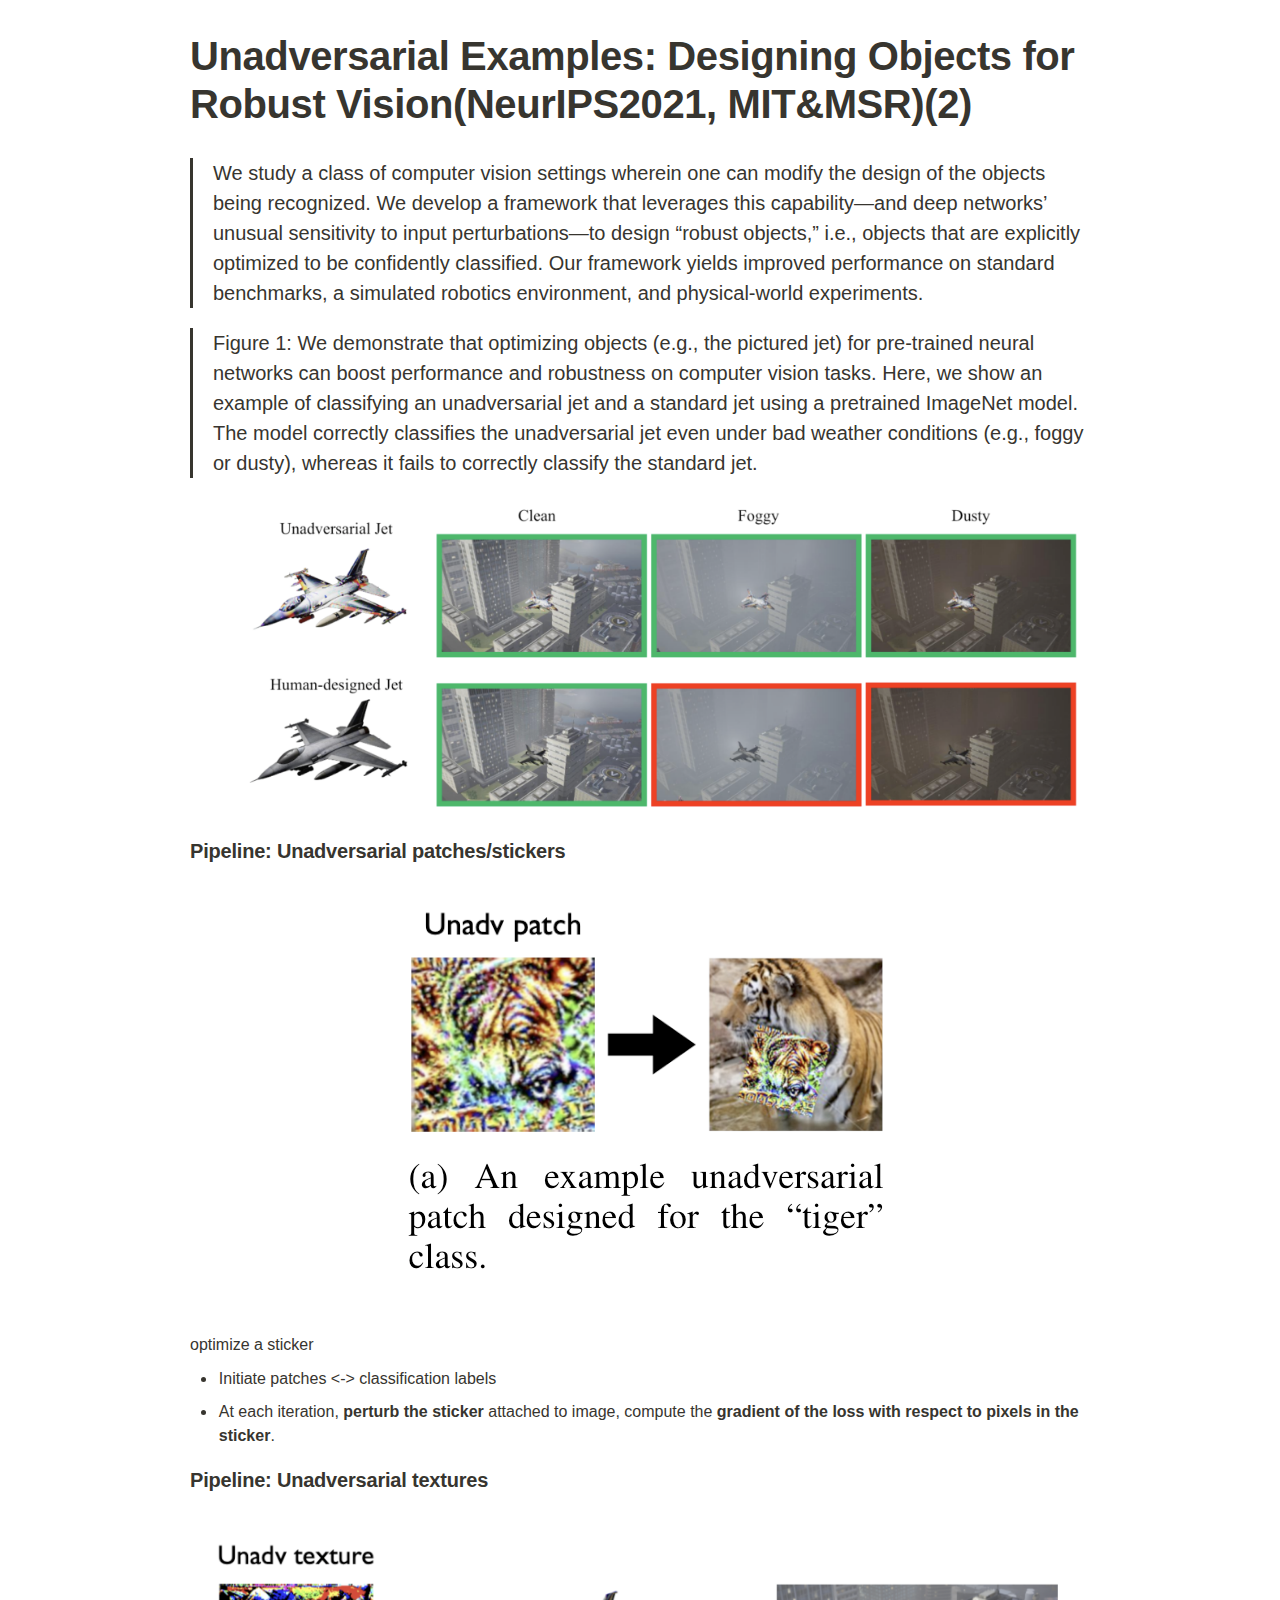
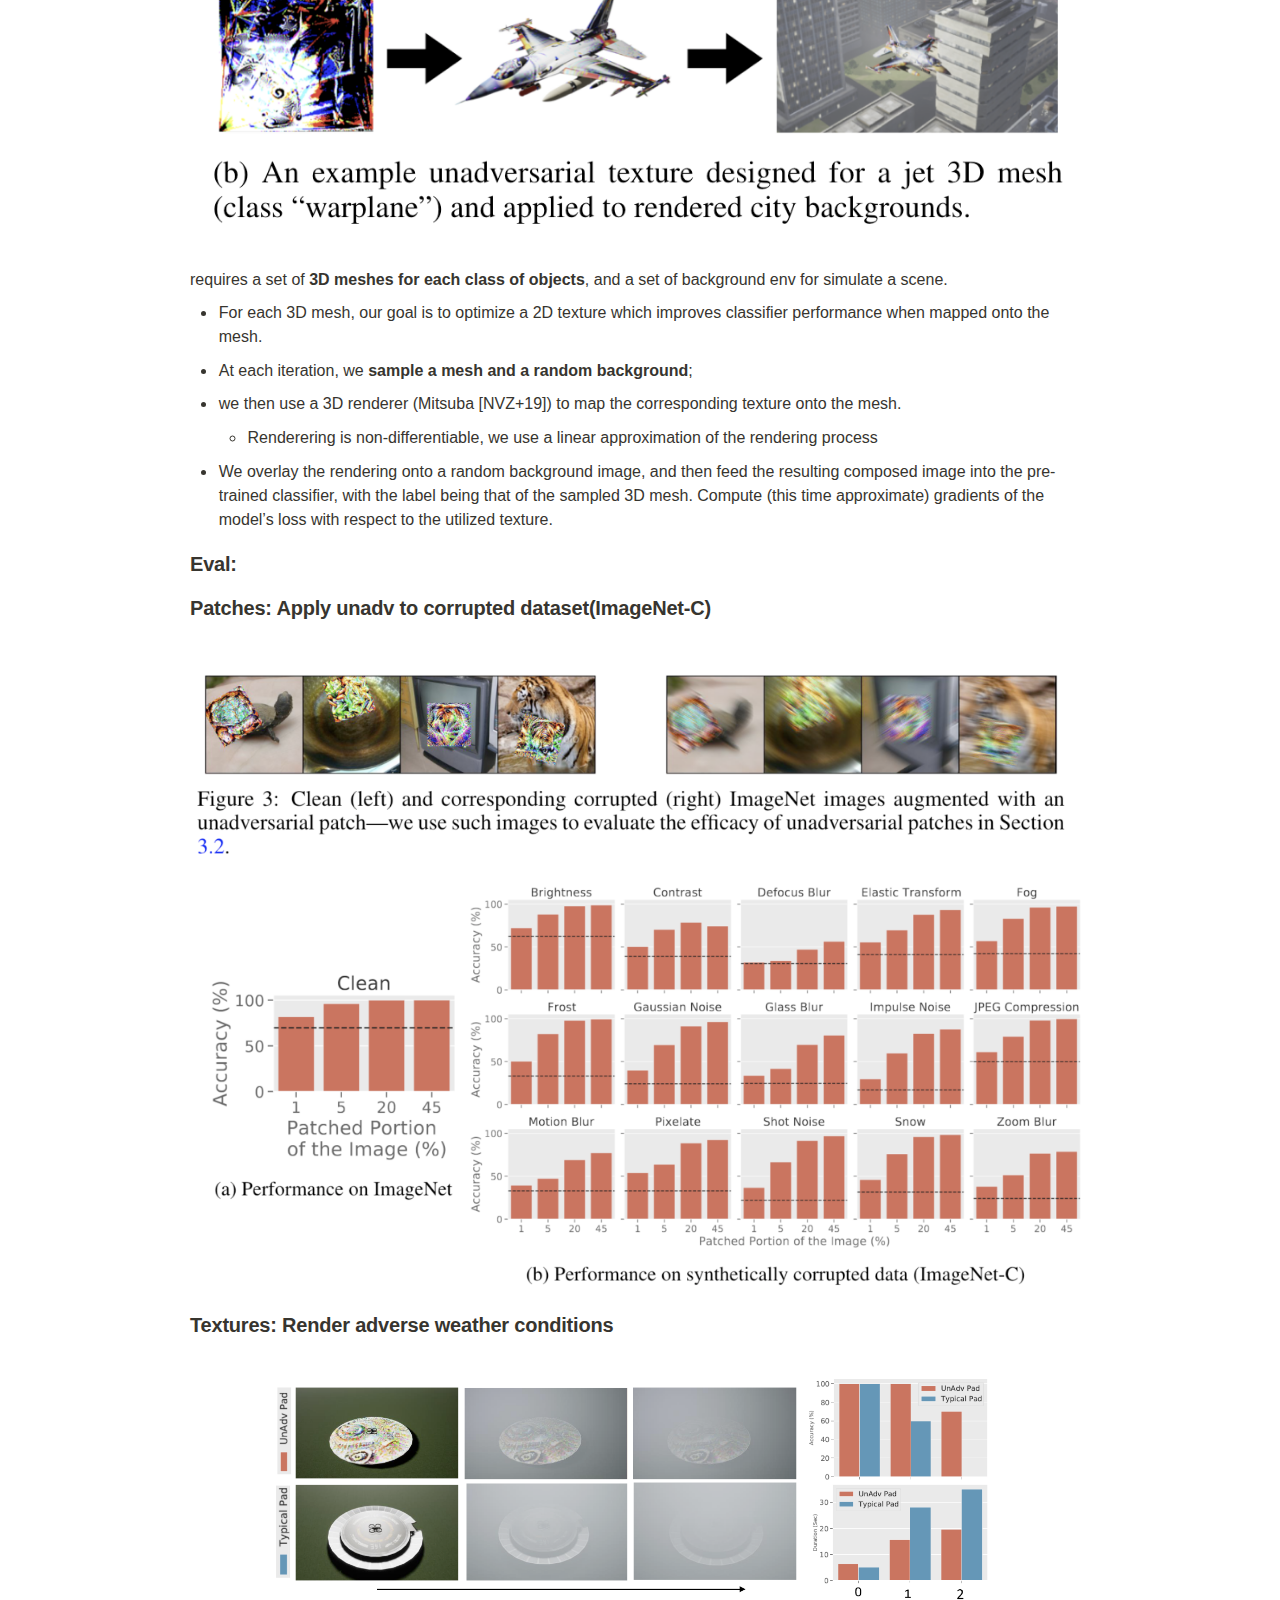
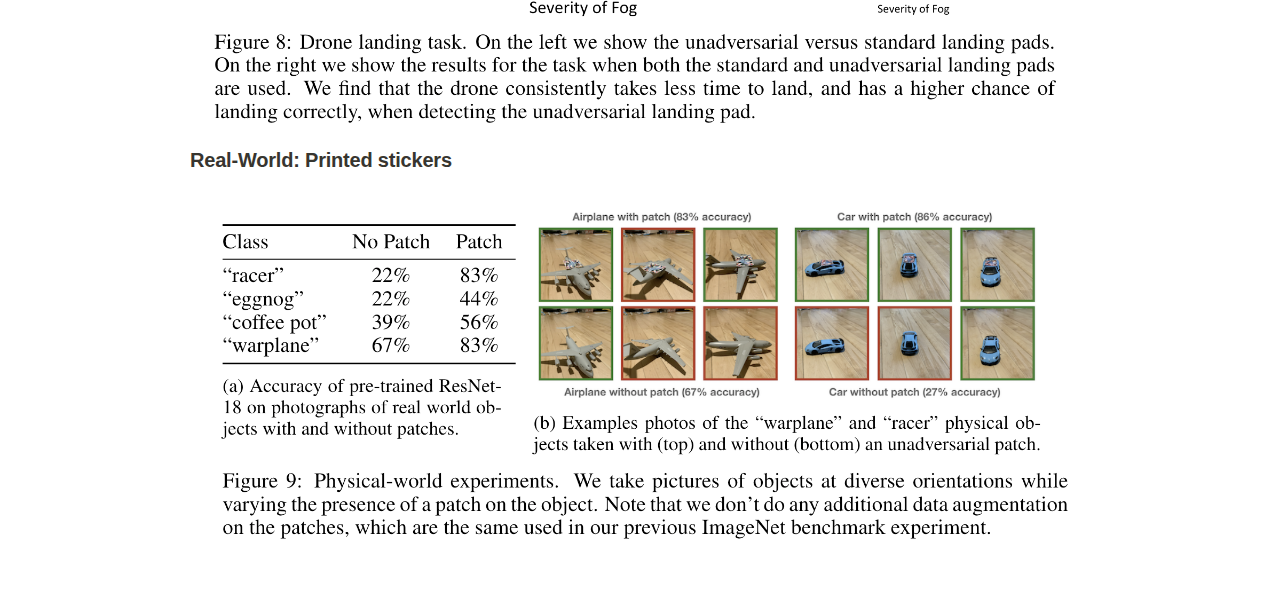
<file: subpages/unadversarial/Unadversarial Point Cloud 168e8005cc0b4d0e876fd6f9487f7a1c/Unadversarial Examples Designing Objects for Robus 65a4eede41574c9197d259a2efc05e16.html>
<html><head><meta http-equiv="Content-Type" content="text/html; charset=utf-8"/><title>Unadversarial Examples: Designing Objects for Robust Vision(NeurIPS2021, MIT&amp;MSR)(2)</title><style>
/* cspell:disable-file */
/* webkit printing magic: print all background colors */
html {
	-webkit-print-color-adjust: exact;
}
* {
	box-sizing: border-box;
	-webkit-print-color-adjust: exact;
}

html,
body {
	margin: 0;
	padding: 0;
}
@media only screen {
	body {
		margin: 2em auto;
		max-width: 900px;
		color: rgb(55, 53, 47);
	}
}

body {
	line-height: 1.5;
	white-space: pre-wrap;
}

a,
a.visited {
	color: inherit;
	text-decoration: underline;
}

.pdf-relative-link-path {
	font-size: 80%;
	color: #444;
}

h1,
h2,
h3 {
	letter-spacing: -0.01em;
	line-height: 1.2;
	font-weight: 600;
	margin-bottom: 0;
}

.page-title {
	font-size: 2.5rem;
	font-weight: 700;
	margin-top: 0;
	margin-bottom: 0.75em;
}

h1 {
	font-size: 1.875rem;
	margin-top: 1.875rem;
}

h2 {
	font-size: 1.5rem;
	margin-top: 1.5rem;
}

h3 {
	font-size: 1.25rem;
	margin-top: 1.25rem;
}

.source {
	border: 1px solid #ddd;
	border-radius: 3px;
	padding: 1.5em;
	word-break: break-all;
}

.callout {
	border-radius: 3px;
	padding: 1rem;
}

figure {
	margin: 1.25em 0;
	page-break-inside: avoid;
}

figcaption {
	opacity: 0.5;
	font-size: 85%;
	margin-top: 0.5em;
}

mark {
	background-color: transparent;
}

.indented {
	padding-left: 1.5em;
}

hr {
	background: transparent;
	display: block;
	width: 100%;
	height: 1px;
	visibility: visible;
	border: none;
	border-bottom: 1px solid rgba(55, 53, 47, 0.09);
}

img {
	max-width: 100%;
}

@media only print {
	img {
		max-height: 100vh;
		object-fit: contain;
	}
}

@page {
	margin: 1in;
}

.collection-content {
	font-size: 0.875rem;
}

.column-list {
	display: flex;
	justify-content: space-between;
}

.column {
	padding: 0 1em;
}

.column:first-child {
	padding-left: 0;
}

.column:last-child {
	padding-right: 0;
}

.table_of_contents-item {
	display: block;
	font-size: 0.875rem;
	line-height: 1.3;
	padding: 0.125rem;
}

.table_of_contents-indent-1 {
	margin-left: 1.5rem;
}

.table_of_contents-indent-2 {
	margin-left: 3rem;
}

.table_of_contents-indent-3 {
	margin-left: 4.5rem;
}

.table_of_contents-link {
	text-decoration: none;
	opacity: 0.7;
	border-bottom: 1px solid rgba(55, 53, 47, 0.18);
}

table,
th,
td {
	border: 1px solid rgba(55, 53, 47, 0.09);
	border-collapse: collapse;
}

table {
	border-left: none;
	border-right: none;
}

th,
td {
	font-weight: normal;
	padding: 0.25em 0.5em;
	line-height: 1.5;
	min-height: 1.5em;
	text-align: left;
}

th {
	color: rgba(55, 53, 47, 0.6);
}

ol,
ul {
	margin: 0;
	margin-block-start: 0.6em;
	margin-block-end: 0.6em;
}

li > ol:first-child,
li > ul:first-child {
	margin-block-start: 0.6em;
}

ul > li {
	list-style: disc;
}

ul.to-do-list {
	text-indent: -1.7em;
}

ul.to-do-list > li {
	list-style: none;
}

.to-do-children-checked {
	text-decoration: line-through;
	opacity: 0.375;
}

ul.toggle > li {
	list-style: none;
}

ul {
	padding-inline-start: 1.7em;
}

ul > li {
	padding-left: 0.1em;
}

ol {
	padding-inline-start: 1.6em;
}

ol > li {
	padding-left: 0.2em;
}

.mono ol {
	padding-inline-start: 2em;
}

.mono ol > li {
	text-indent: -0.4em;
}

.toggle {
	padding-inline-start: 0em;
	list-style-type: none;
}

/* Indent toggle children */
.toggle > li > details {
	padding-left: 1.7em;
}

.toggle > li > details > summary {
	margin-left: -1.1em;
}

.selected-value {
	display: inline-block;
	padding: 0 0.5em;
	background: rgba(206, 205, 202, 0.5);
	border-radius: 3px;
	margin-right: 0.5em;
	margin-top: 0.3em;
	margin-bottom: 0.3em;
	white-space: nowrap;
}

.collection-title {
	display: inline-block;
	margin-right: 1em;
}

.simple-table {
	margin-top: 1em;
	font-size: 0.875rem;
	empty-cells: show;
}
.simple-table td {
	height: 29px;
	min-width: 120px;
}

.simple-table th {
	height: 29px;
	min-width: 120px;
}

.simple-table-header-color {
	background: rgb(247, 246, 243);
	color: black;
}
.simple-table-header {
	font-weight: 500;
}

time {
	opacity: 0.5;
}

.icon {
	display: inline-block;
	max-width: 1.2em;
	max-height: 1.2em;
	text-decoration: none;
	vertical-align: text-bottom;
	margin-right: 0.5em;
}

img.icon {
	border-radius: 3px;
}

.user-icon {
	width: 1.5em;
	height: 1.5em;
	border-radius: 100%;
	margin-right: 0.5rem;
}

.user-icon-inner {
	font-size: 0.8em;
}

.text-icon {
	border: 1px solid #000;
	text-align: center;
}

.page-cover-image {
	display: block;
	object-fit: cover;
	width: 100%;
	max-height: 30vh;
}

.page-header-icon {
	font-size: 3rem;
	margin-bottom: 1rem;
}

.page-header-icon-with-cover {
	margin-top: -0.72em;
	margin-left: 0.07em;
}

.page-header-icon img {
	border-radius: 3px;
}

.link-to-page {
	margin: 1em 0;
	padding: 0;
	border: none;
	font-weight: 500;
}

p > .user {
	opacity: 0.5;
}

td > .user,
td > time {
	white-space: nowrap;
}

input[type="checkbox"] {
	transform: scale(1.5);
	margin-right: 0.6em;
	vertical-align: middle;
}

p {
	margin-top: 0.5em;
	margin-bottom: 0.5em;
}

.image {
	border: none;
	margin: 1.5em 0;
	padding: 0;
	border-radius: 0;
	text-align: center;
}

.code,
code {
	background: rgba(135, 131, 120, 0.15);
	border-radius: 3px;
	padding: 0.2em 0.4em;
	border-radius: 3px;
	font-size: 85%;
	tab-size: 2;
}

code {
	color: #eb5757;
}

.code {
	padding: 1.5em 1em;
}

.code-wrap {
	white-space: pre-wrap;
	word-break: break-all;
}

.code > code {
	background: none;
	padding: 0;
	font-size: 100%;
	color: inherit;
}

blockquote {
	font-size: 1.25em;
	margin: 1em 0;
	padding-left: 1em;
	border-left: 3px solid rgb(55, 53, 47);
}

.bookmark {
	text-decoration: none;
	max-height: 8em;
	padding: 0;
	display: flex;
	width: 100%;
	align-items: stretch;
}

.bookmark-title {
	font-size: 0.85em;
	overflow: hidden;
	text-overflow: ellipsis;
	height: 1.75em;
	white-space: nowrap;
}

.bookmark-text {
	display: flex;
	flex-direction: column;
}

.bookmark-info {
	flex: 4 1 180px;
	padding: 12px 14px 14px;
	display: flex;
	flex-direction: column;
	justify-content: space-between;
}

.bookmark-image {
	width: 33%;
	flex: 1 1 180px;
	display: block;
	position: relative;
	object-fit: cover;
	border-radius: 1px;
}

.bookmark-description {
	color: rgba(55, 53, 47, 0.6);
	font-size: 0.75em;
	overflow: hidden;
	max-height: 4.5em;
	word-break: break-word;
}

.bookmark-href {
	font-size: 0.75em;
	margin-top: 0.25em;
}

.sans { font-family: ui-sans-serif, -apple-system, BlinkMacSystemFont, "Segoe UI", Helvetica, "Apple Color Emoji", Arial, sans-serif, "Segoe UI Emoji", "Segoe UI Symbol"; }
.code { font-family: "SFMono-Regular", Menlo, Consolas, "PT Mono", "Liberation Mono", Courier, monospace; }
.serif { font-family: Lyon-Text, Georgia, ui-serif, serif; }
.mono { font-family: iawriter-mono, Nitti, Menlo, Courier, monospace; }
.pdf .sans { font-family: Inter, ui-sans-serif, -apple-system, BlinkMacSystemFont, "Segoe UI", Helvetica, "Apple Color Emoji", Arial, sans-serif, "Segoe UI Emoji", "Segoe UI Symbol", 'Twemoji', 'Noto Color Emoji', 'Noto Sans CJK JP'; }
.pdf:lang(zh-CN) .sans { font-family: Inter, ui-sans-serif, -apple-system, BlinkMacSystemFont, "Segoe UI", Helvetica, "Apple Color Emoji", Arial, sans-serif, "Segoe UI Emoji", "Segoe UI Symbol", 'Twemoji', 'Noto Color Emoji', 'Noto Sans CJK SC'; }
.pdf:lang(zh-TW) .sans { font-family: Inter, ui-sans-serif, -apple-system, BlinkMacSystemFont, "Segoe UI", Helvetica, "Apple Color Emoji", Arial, sans-serif, "Segoe UI Emoji", "Segoe UI Symbol", 'Twemoji', 'Noto Color Emoji', 'Noto Sans CJK TC'; }
.pdf:lang(ko-KR) .sans { font-family: Inter, ui-sans-serif, -apple-system, BlinkMacSystemFont, "Segoe UI", Helvetica, "Apple Color Emoji", Arial, sans-serif, "Segoe UI Emoji", "Segoe UI Symbol", 'Twemoji', 'Noto Color Emoji', 'Noto Sans CJK KR'; }
.pdf .code { font-family: Source Code Pro, "SFMono-Regular", Menlo, Consolas, "PT Mono", "Liberation Mono", Courier, monospace, 'Twemoji', 'Noto Color Emoji', 'Noto Sans Mono CJK JP'; }
.pdf:lang(zh-CN) .code { font-family: Source Code Pro, "SFMono-Regular", Menlo, Consolas, "PT Mono", "Liberation Mono", Courier, monospace, 'Twemoji', 'Noto Color Emoji', 'Noto Sans Mono CJK SC'; }
.pdf:lang(zh-TW) .code { font-family: Source Code Pro, "SFMono-Regular", Menlo, Consolas, "PT Mono", "Liberation Mono", Courier, monospace, 'Twemoji', 'Noto Color Emoji', 'Noto Sans Mono CJK TC'; }
.pdf:lang(ko-KR) .code { font-family: Source Code Pro, "SFMono-Regular", Menlo, Consolas, "PT Mono", "Liberation Mono", Courier, monospace, 'Twemoji', 'Noto Color Emoji', 'Noto Sans Mono CJK KR'; }
.pdf .serif { font-family: PT Serif, Lyon-Text, Georgia, ui-serif, serif, 'Twemoji', 'Noto Color Emoji', 'Noto Serif CJK JP'; }
.pdf:lang(zh-CN) .serif { font-family: PT Serif, Lyon-Text, Georgia, ui-serif, serif, 'Twemoji', 'Noto Color Emoji', 'Noto Serif CJK SC'; }
.pdf:lang(zh-TW) .serif { font-family: PT Serif, Lyon-Text, Georgia, ui-serif, serif, 'Twemoji', 'Noto Color Emoji', 'Noto Serif CJK TC'; }
.pdf:lang(ko-KR) .serif { font-family: PT Serif, Lyon-Text, Georgia, ui-serif, serif, 'Twemoji', 'Noto Color Emoji', 'Noto Serif CJK KR'; }
.pdf .mono { font-family: PT Mono, iawriter-mono, Nitti, Menlo, Courier, monospace, 'Twemoji', 'Noto Color Emoji', 'Noto Sans Mono CJK JP'; }
.pdf:lang(zh-CN) .mono { font-family: PT Mono, iawriter-mono, Nitti, Menlo, Courier, monospace, 'Twemoji', 'Noto Color Emoji', 'Noto Sans Mono CJK SC'; }
.pdf:lang(zh-TW) .mono { font-family: PT Mono, iawriter-mono, Nitti, Menlo, Courier, monospace, 'Twemoji', 'Noto Color Emoji', 'Noto Sans Mono CJK TC'; }
.pdf:lang(ko-KR) .mono { font-family: PT Mono, iawriter-mono, Nitti, Menlo, Courier, monospace, 'Twemoji', 'Noto Color Emoji', 'Noto Sans Mono CJK KR'; }
.highlight-default {
	color: rgba(55, 53, 47, 1);
}
.highlight-gray {
	color: rgba(120, 119, 116, 1);
	fill: rgba(120, 119, 116, 1);
}
.highlight-brown {
	color: rgba(159, 107, 83, 1);
	fill: rgba(159, 107, 83, 1);
}
.highlight-orange {
	color: rgba(217, 115, 13, 1);
	fill: rgba(217, 115, 13, 1);
}
.highlight-yellow {
	color: rgba(203, 145, 47, 1);
	fill: rgba(203, 145, 47, 1);
}
.highlight-teal {
	color: rgba(68, 131, 97, 1);
	fill: rgba(68, 131, 97, 1);
}
.highlight-blue {
	color: rgba(51, 126, 169, 1);
	fill: rgba(51, 126, 169, 1);
}
.highlight-purple {
	color: rgba(144, 101, 176, 1);
	fill: rgba(144, 101, 176, 1);
}
.highlight-pink {
	color: rgba(193, 76, 138, 1);
	fill: rgba(193, 76, 138, 1);
}
.highlight-red {
	color: rgba(212, 76, 71, 1);
	fill: rgba(212, 76, 71, 1);
}
.highlight-gray_background {
	background: rgba(241, 241, 239, 1);
}
.highlight-brown_background {
	background: rgba(244, 238, 238, 1);
}
.highlight-orange_background {
	background: rgba(251, 236, 221, 1);
}
.highlight-yellow_background {
	background: rgba(251, 243, 219, 1);
}
.highlight-teal_background {
	background: rgba(237, 243, 236, 1);
}
.highlight-blue_background {
	background: rgba(231, 243, 248, 1);
}
.highlight-purple_background {
	background: rgba(244, 240, 247, 0.8);
}
.highlight-pink_background {
	background: rgba(249, 238, 243, 0.8);
}
.highlight-red_background {
	background: rgba(253, 235, 236, 1);
}
.block-color-default {
	color: inherit;
	fill: inherit;
}
.block-color-gray {
	color: rgba(120, 119, 116, 1);
	fill: rgba(120, 119, 116, 1);
}
.block-color-brown {
	color: rgba(159, 107, 83, 1);
	fill: rgba(159, 107, 83, 1);
}
.block-color-orange {
	color: rgba(217, 115, 13, 1);
	fill: rgba(217, 115, 13, 1);
}
.block-color-yellow {
	color: rgba(203, 145, 47, 1);
	fill: rgba(203, 145, 47, 1);
}
.block-color-teal {
	color: rgba(68, 131, 97, 1);
	fill: rgba(68, 131, 97, 1);
}
.block-color-blue {
	color: rgba(51, 126, 169, 1);
	fill: rgba(51, 126, 169, 1);
}
.block-color-purple {
	color: rgba(144, 101, 176, 1);
	fill: rgba(144, 101, 176, 1);
}
.block-color-pink {
	color: rgba(193, 76, 138, 1);
	fill: rgba(193, 76, 138, 1);
}
.block-color-red {
	color: rgba(212, 76, 71, 1);
	fill: rgba(212, 76, 71, 1);
}
.block-color-gray_background {
	background: rgba(241, 241, 239, 1);
}
.block-color-brown_background {
	background: rgba(244, 238, 238, 1);
}
.block-color-orange_background {
	background: rgba(251, 236, 221, 1);
}
.block-color-yellow_background {
	background: rgba(251, 243, 219, 1);
}
.block-color-teal_background {
	background: rgba(237, 243, 236, 1);
}
.block-color-blue_background {
	background: rgba(231, 243, 248, 1);
}
.block-color-purple_background {
	background: rgba(244, 240, 247, 0.8);
}
.block-color-pink_background {
	background: rgba(249, 238, 243, 0.8);
}
.block-color-red_background {
	background: rgba(253, 235, 236, 1);
}
.select-value-color-pink { background-color: rgba(245, 224, 233, 1); }
.select-value-color-purple { background-color: rgba(232, 222, 238, 1); }
.select-value-color-green { background-color: rgba(219, 237, 219, 1); }
.select-value-color-gray { background-color: rgba(227, 226, 224, 1); }
.select-value-color-opaquegray { background-color: rgba(255, 255, 255, 0.0375); }
.select-value-color-orange { background-color: rgba(250, 222, 201, 1); }
.select-value-color-brown { background-color: rgba(238, 224, 218, 1); }
.select-value-color-red { background-color: rgba(255, 226, 221, 1); }
.select-value-color-yellow { background-color: rgba(253, 236, 200, 1); }
.select-value-color-blue { background-color: rgba(211, 229, 239, 1); }

.checkbox {
	display: inline-flex;
	vertical-align: text-bottom;
	width: 16;
	height: 16;
	background-size: 16px;
	margin-left: 2px;
	margin-right: 5px;
}

.checkbox-on {
	background-image: url("data:image/svg+xml;charset=UTF-8,%3Csvg%20width%3D%2216%22%20height%3D%2216%22%20viewBox%3D%220%200%2016%2016%22%20fill%3D%22none%22%20xmlns%3D%22http%3A%2F%2Fwww.w3.org%2F2000%2Fsvg%22%3E%0A%3Crect%20width%3D%2216%22%20height%3D%2216%22%20fill%3D%22%2358A9D7%22%2F%3E%0A%3Cpath%20d%3D%22M6.71429%2012.2852L14%204.9995L12.7143%203.71436L6.71429%209.71378L3.28571%206.2831L2%207.57092L6.71429%2012.2852Z%22%20fill%3D%22white%22%2F%3E%0A%3C%2Fsvg%3E");
}

.checkbox-off {
	background-image: url("data:image/svg+xml;charset=UTF-8,%3Csvg%20width%3D%2216%22%20height%3D%2216%22%20viewBox%3D%220%200%2016%2016%22%20fill%3D%22none%22%20xmlns%3D%22http%3A%2F%2Fwww.w3.org%2F2000%2Fsvg%22%3E%0A%3Crect%20x%3D%220.75%22%20y%3D%220.75%22%20width%3D%2214.5%22%20height%3D%2214.5%22%20fill%3D%22white%22%20stroke%3D%22%2336352F%22%20stroke-width%3D%221.5%22%2F%3E%0A%3C%2Fsvg%3E");
}
	
</style></head><body><article id="65a4eede-4157-4c91-97d2-59a2efc05e16" class="page sans"><header><h1 class="page-title"><strong>Unadversarial Examples: Designing Objects for Robust Vision(NeurIPS2021, MIT&amp;MSR)</strong>(2)</h1></header><div class="page-body"><blockquote id="24961e73-0955-49ae-8f98-d9b86e83fdc4" class="">We study a class of computer vision settings wherein one can modify the design of the objects being recognized. We develop a framework that leverages this capability—and deep networks’ unusual sensitivity to input perturbations—to design “robust objects,” i.e., objects that are explicitly optimized to be confidently classified. Our framework yields improved performance on standard benchmarks, a simulated robotics environment, and physical-world experiments.</blockquote><blockquote id="ad915f16-7356-4594-8789-96f46eed0d90" class="">Figure 1: We demonstrate that optimizing objects (e.g., the pictured jet) for pre-trained neural networks can boost performance and robustness on computer vision tasks. Here, we show an example of classifying an unadversarial jet and a standard jet using a pretrained ImageNet model. The model correctly classifies the unadversarial jet even under bad weather conditions (e.g., foggy or dusty), whereas it fails to correctly classify the standard jet.</blockquote><figure id="6a2962b7-1b98-417a-bbd1-33d304f68953" class="image"><a href="Unadversarial%20Examples%20Designing%20Objects%20for%20Robus%20872bfc32564b45be9aea954e242d6f2c/Untitled.png"><img style="width:2218px" src="Unadversarial%20Examples%20Designing%20Objects%20for%20Robus%20872bfc32564b45be9aea954e242d6f2c/Untitled.png"/></a></figure><h3 id="b16b5518-655e-4483-90f1-ba8683193a83" class=""><strong>Pipeline: Unadversarial patches/stickers</strong></h3><figure id="7bb8b91e-839b-4527-8769-3cac0f127cab" class="image"><a href="Unadversarial%20Examples%20Designing%20Objects%20for%20Robus%20872bfc32564b45be9aea954e242d6f2c/Untitled%201.png"><img style="width:570px" src="Unadversarial%20Examples%20Designing%20Objects%20for%20Robus%20872bfc32564b45be9aea954e242d6f2c/Untitled%201.png"/></a></figure><p id="1fbc654e-9704-4d9e-a2ec-e4e04509fed0" class="">optimize a sticker</p><ul id="b0392e9e-7c5f-4c1b-9c8d-62e102f445f6" class="bulleted-list"><li style="list-style-type:disc">Initiate patches &lt;-&gt; classification labels</li></ul><ul id="4455d70c-302d-4992-9853-659d775becbb" class="bulleted-list"><li style="list-style-type:disc">At each iteration, <strong>perturb</strong> <strong>the sticker</strong> attached to image, compute the <strong>gradient of the loss with respect to pixels in the sticker</strong>.</li></ul><h3 id="13180c3e-462c-4015-9b44-7420f0418716" class=""><strong>Pipeline: Unadversarial textures</strong></h3><figure id="d7128ee4-3a0c-45ab-8fba-d919765df9e5" class="image"><a href="Unadversarial%20Examples%20Designing%20Objects%20for%20Robus%20872bfc32564b45be9aea954e242d6f2c/Untitled%202.png"><img style="width:1040px" src="Unadversarial%20Examples%20Designing%20Objects%20for%20Robus%20872bfc32564b45be9aea954e242d6f2c/Untitled%202.png"/></a></figure><p id="b103f864-12e8-4476-8bed-41846b988927" class="">requires a set of <strong>3D meshes for each class of objects</strong>, and a set of background env for simulate a scene.</p><ul id="cf1c1c00-a958-436e-b87b-e3f5d9f3c5f5" class="bulleted-list"><li style="list-style-type:disc">For each 3D mesh, our goal is to optimize a 2D texture which improves classifier performance when mapped onto the mesh.</li></ul><ul id="a2219719-716a-4ff0-a592-d40558c3f9a0" class="bulleted-list"><li style="list-style-type:disc">At each iteration, we <strong>sample a mesh and a random background</strong>;</li></ul><ul id="24fabc9b-6720-4452-b74a-40b20a71150b" class="bulleted-list"><li style="list-style-type:disc">we then use a 3D renderer (Mitsuba [NVZ+19]) to map the corresponding texture onto the mesh.<ul id="38703786-32ef-4a5c-9407-1e0f6db8f889" class="bulleted-list"><li style="list-style-type:circle">Renderering is non-differentiable, we use a linear approximation of the rendering process</li></ul></li></ul><ul id="a71f620d-2ef0-435d-87f8-af23899e5a71" class="bulleted-list"><li style="list-style-type:disc">We overlay the rendering onto a random background image, and then feed the resulting composed image into the pre-trained classifier, with the label being that of the sampled 3D mesh. Compute (this time approximate) gradients of the model’s loss with respect to the utilized texture.</li></ul><h3 id="1294b19d-76b5-4c41-a2d0-0c09cb570ca0" class=""><strong>Eval:</strong></h3><h3 id="298895c2-74ea-49ed-9f18-ecacf32b66a1" class=""><strong>Patches: Apply unadv to corrupted dataset(ImageNet-C)</strong></h3><figure id="84c48311-d202-4faa-8a44-c41a26f54f62" class="image"><a href="Unadversarial%20Examples%20Designing%20Objects%20for%20Robus%20872bfc32564b45be9aea954e242d6f2c/Untitled%203.png"><img style="width:2276px" src="Unadversarial%20Examples%20Designing%20Objects%20for%20Robus%20872bfc32564b45be9aea954e242d6f2c/Untitled%203.png"/></a></figure><figure id="49d7cecd-54b6-4fde-ad09-62764ebdbbb7" class="image"><a href="Unadversarial%20Examples%20Designing%20Objects%20for%20Robus%20872bfc32564b45be9aea954e242d6f2c/Untitled%204.png"><img style="width:2238px" src="Unadversarial%20Examples%20Designing%20Objects%20for%20Robus%20872bfc32564b45be9aea954e242d6f2c/Untitled%204.png"/></a></figure><h3 id="0fa13619-3a36-42a6-8347-fdf0b7aea205" class=""><strong>Textures: Render adverse weather conditions</strong></h3><figure id="60924135-6458-440e-acef-b6878c6c3502" class="image"><a href="Unadversarial%20Examples%20Designing%20Objects%20for%20Robus%20872bfc32564b45be9aea954e242d6f2c/Untitled%205.png"><img style="width:1696px" src="Unadversarial%20Examples%20Designing%20Objects%20for%20Robus%20872bfc32564b45be9aea954e242d6f2c/Untitled%205.png"/></a></figure><h3 id="5b1d489e-3073-4aa3-93d1-9eac2dd11471" class=""><strong>Real-World: Printed stickers</strong></h3><figure id="454976d8-34ce-482b-a330-4d0524f889c3" class="image"><a href="Unadversarial%20Examples%20Designing%20Objects%20for%20Robus%20872bfc32564b45be9aea954e242d6f2c/Untitled%206.png"><img style="width:1686px" src="Unadversarial%20Examples%20Designing%20Objects%20for%20Robus%20872bfc32564b45be9aea954e242d6f2c/Untitled%206.png"/></a></figure></div></article></body></html>
</file>
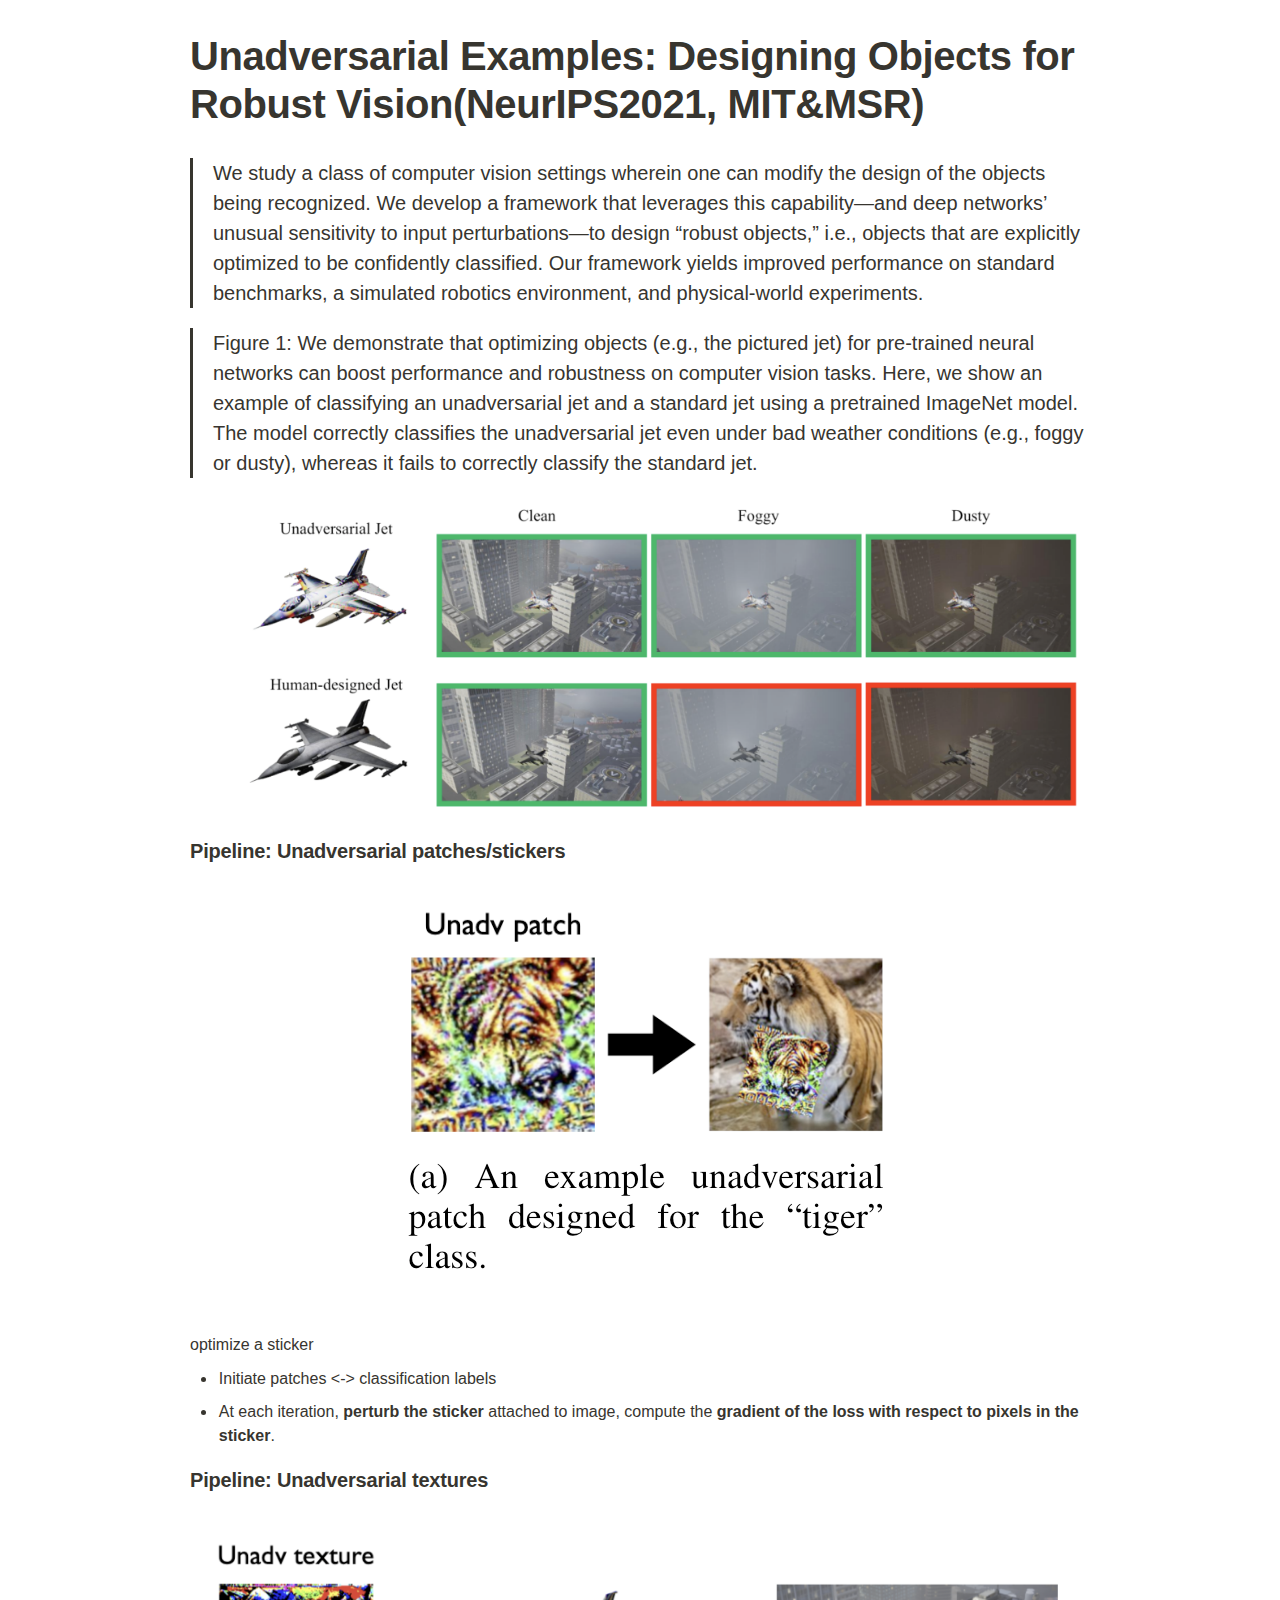
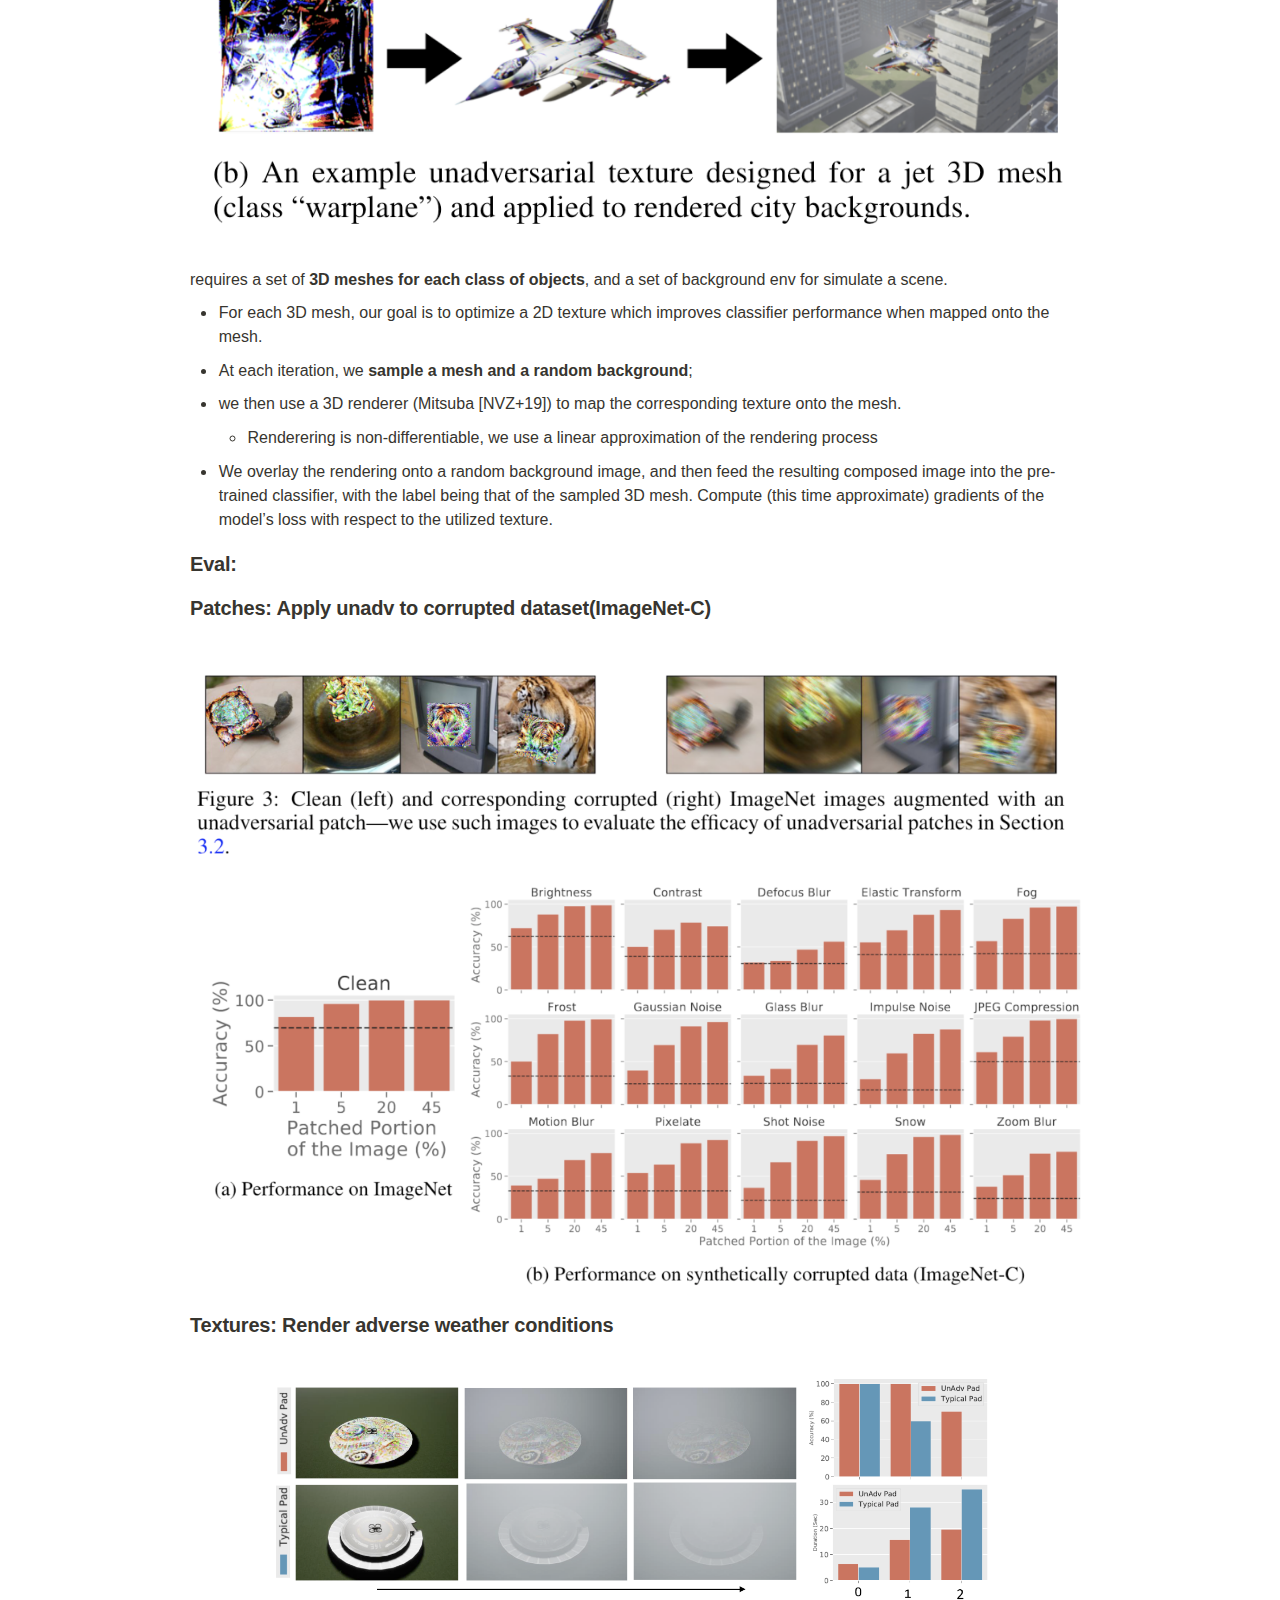
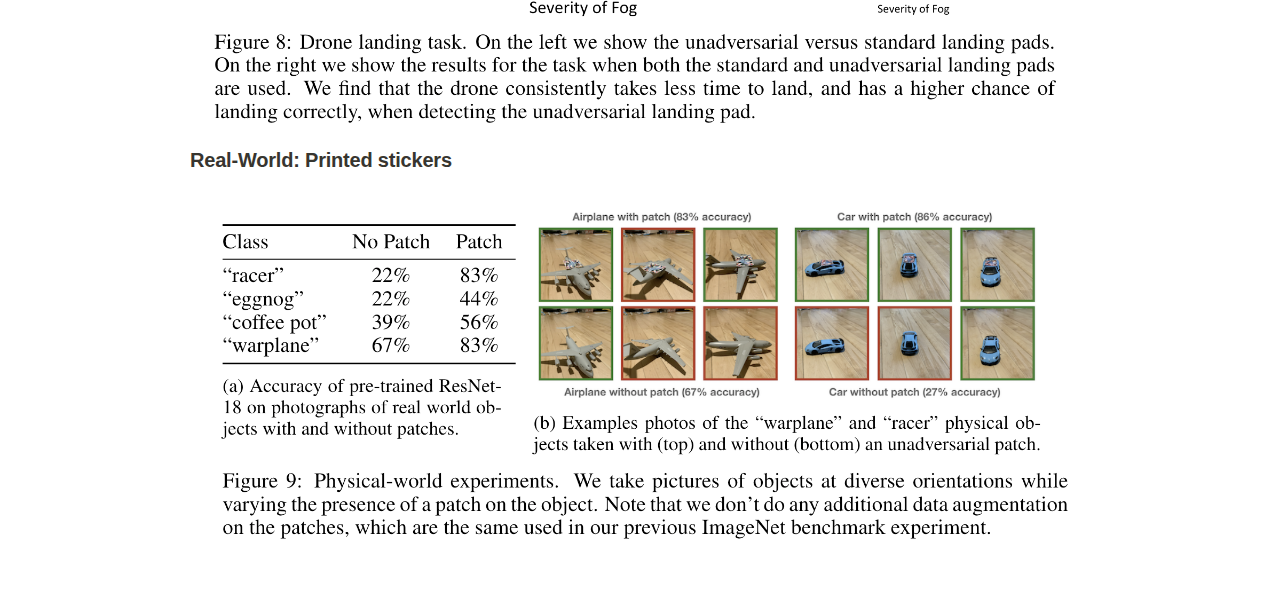
<file: subpages/unadversarial/Unadversarial Point Cloud 168e8005cc0b4d0e876fd6f9487f7a1c/Unadversarial Examples Designing Objects for Robus 872bfc32564b45be9aea954e242d6f2c.html>
<html><head><meta http-equiv="Content-Type" content="text/html; charset=utf-8"/><title>Unadversarial Examples: Designing Objects for Robust Vision(NeurIPS2021, MIT&amp;MSR)</title><style>
/* cspell:disable-file */
/* webkit printing magic: print all background colors */
html {
	-webkit-print-color-adjust: exact;
}
* {
	box-sizing: border-box;
	-webkit-print-color-adjust: exact;
}

html,
body {
	margin: 0;
	padding: 0;
}
@media only screen {
	body {
		margin: 2em auto;
		max-width: 900px;
		color: rgb(55, 53, 47);
	}
}

body {
	line-height: 1.5;
	white-space: pre-wrap;
}

a,
a.visited {
	color: inherit;
	text-decoration: underline;
}

.pdf-relative-link-path {
	font-size: 80%;
	color: #444;
}

h1,
h2,
h3 {
	letter-spacing: -0.01em;
	line-height: 1.2;
	font-weight: 600;
	margin-bottom: 0;
}

.page-title {
	font-size: 2.5rem;
	font-weight: 700;
	margin-top: 0;
	margin-bottom: 0.75em;
}

h1 {
	font-size: 1.875rem;
	margin-top: 1.875rem;
}

h2 {
	font-size: 1.5rem;
	margin-top: 1.5rem;
}

h3 {
	font-size: 1.25rem;
	margin-top: 1.25rem;
}

.source {
	border: 1px solid #ddd;
	border-radius: 3px;
	padding: 1.5em;
	word-break: break-all;
}

.callout {
	border-radius: 3px;
	padding: 1rem;
}

figure {
	margin: 1.25em 0;
	page-break-inside: avoid;
}

figcaption {
	opacity: 0.5;
	font-size: 85%;
	margin-top: 0.5em;
}

mark {
	background-color: transparent;
}

.indented {
	padding-left: 1.5em;
}

hr {
	background: transparent;
	display: block;
	width: 100%;
	height: 1px;
	visibility: visible;
	border: none;
	border-bottom: 1px solid rgba(55, 53, 47, 0.09);
}

img {
	max-width: 100%;
}

@media only print {
	img {
		max-height: 100vh;
		object-fit: contain;
	}
}

@page {
	margin: 1in;
}

.collection-content {
	font-size: 0.875rem;
}

.column-list {
	display: flex;
	justify-content: space-between;
}

.column {
	padding: 0 1em;
}

.column:first-child {
	padding-left: 0;
}

.column:last-child {
	padding-right: 0;
}

.table_of_contents-item {
	display: block;
	font-size: 0.875rem;
	line-height: 1.3;
	padding: 0.125rem;
}

.table_of_contents-indent-1 {
	margin-left: 1.5rem;
}

.table_of_contents-indent-2 {
	margin-left: 3rem;
}

.table_of_contents-indent-3 {
	margin-left: 4.5rem;
}

.table_of_contents-link {
	text-decoration: none;
	opacity: 0.7;
	border-bottom: 1px solid rgba(55, 53, 47, 0.18);
}

table,
th,
td {
	border: 1px solid rgba(55, 53, 47, 0.09);
	border-collapse: collapse;
}

table {
	border-left: none;
	border-right: none;
}

th,
td {
	font-weight: normal;
	padding: 0.25em 0.5em;
	line-height: 1.5;
	min-height: 1.5em;
	text-align: left;
}

th {
	color: rgba(55, 53, 47, 0.6);
}

ol,
ul {
	margin: 0;
	margin-block-start: 0.6em;
	margin-block-end: 0.6em;
}

li > ol:first-child,
li > ul:first-child {
	margin-block-start: 0.6em;
}

ul > li {
	list-style: disc;
}

ul.to-do-list {
	text-indent: -1.7em;
}

ul.to-do-list > li {
	list-style: none;
}

.to-do-children-checked {
	text-decoration: line-through;
	opacity: 0.375;
}

ul.toggle > li {
	list-style: none;
}

ul {
	padding-inline-start: 1.7em;
}

ul > li {
	padding-left: 0.1em;
}

ol {
	padding-inline-start: 1.6em;
}

ol > li {
	padding-left: 0.2em;
}

.mono ol {
	padding-inline-start: 2em;
}

.mono ol > li {
	text-indent: -0.4em;
}

.toggle {
	padding-inline-start: 0em;
	list-style-type: none;
}

/* Indent toggle children */
.toggle > li > details {
	padding-left: 1.7em;
}

.toggle > li > details > summary {
	margin-left: -1.1em;
}

.selected-value {
	display: inline-block;
	padding: 0 0.5em;
	background: rgba(206, 205, 202, 0.5);
	border-radius: 3px;
	margin-right: 0.5em;
	margin-top: 0.3em;
	margin-bottom: 0.3em;
	white-space: nowrap;
}

.collection-title {
	display: inline-block;
	margin-right: 1em;
}

.simple-table {
	margin-top: 1em;
	font-size: 0.875rem;
	empty-cells: show;
}
.simple-table td {
	height: 29px;
	min-width: 120px;
}

.simple-table th {
	height: 29px;
	min-width: 120px;
}

.simple-table-header-color {
	background: rgb(247, 246, 243);
	color: black;
}
.simple-table-header {
	font-weight: 500;
}

time {
	opacity: 0.5;
}

.icon {
	display: inline-block;
	max-width: 1.2em;
	max-height: 1.2em;
	text-decoration: none;
	vertical-align: text-bottom;
	margin-right: 0.5em;
}

img.icon {
	border-radius: 3px;
}

.user-icon {
	width: 1.5em;
	height: 1.5em;
	border-radius: 100%;
	margin-right: 0.5rem;
}

.user-icon-inner {
	font-size: 0.8em;
}

.text-icon {
	border: 1px solid #000;
	text-align: center;
}

.page-cover-image {
	display: block;
	object-fit: cover;
	width: 100%;
	max-height: 30vh;
}

.page-header-icon {
	font-size: 3rem;
	margin-bottom: 1rem;
}

.page-header-icon-with-cover {
	margin-top: -0.72em;
	margin-left: 0.07em;
}

.page-header-icon img {
	border-radius: 3px;
}

.link-to-page {
	margin: 1em 0;
	padding: 0;
	border: none;
	font-weight: 500;
}

p > .user {
	opacity: 0.5;
}

td > .user,
td > time {
	white-space: nowrap;
}

input[type="checkbox"] {
	transform: scale(1.5);
	margin-right: 0.6em;
	vertical-align: middle;
}

p {
	margin-top: 0.5em;
	margin-bottom: 0.5em;
}

.image {
	border: none;
	margin: 1.5em 0;
	padding: 0;
	border-radius: 0;
	text-align: center;
}

.code,
code {
	background: rgba(135, 131, 120, 0.15);
	border-radius: 3px;
	padding: 0.2em 0.4em;
	border-radius: 3px;
	font-size: 85%;
	tab-size: 2;
}

code {
	color: #eb5757;
}

.code {
	padding: 1.5em 1em;
}

.code-wrap {
	white-space: pre-wrap;
	word-break: break-all;
}

.code > code {
	background: none;
	padding: 0;
	font-size: 100%;
	color: inherit;
}

blockquote {
	font-size: 1.25em;
	margin: 1em 0;
	padding-left: 1em;
	border-left: 3px solid rgb(55, 53, 47);
}

.bookmark {
	text-decoration: none;
	max-height: 8em;
	padding: 0;
	display: flex;
	width: 100%;
	align-items: stretch;
}

.bookmark-title {
	font-size: 0.85em;
	overflow: hidden;
	text-overflow: ellipsis;
	height: 1.75em;
	white-space: nowrap;
}

.bookmark-text {
	display: flex;
	flex-direction: column;
}

.bookmark-info {
	flex: 4 1 180px;
	padding: 12px 14px 14px;
	display: flex;
	flex-direction: column;
	justify-content: space-between;
}

.bookmark-image {
	width: 33%;
	flex: 1 1 180px;
	display: block;
	position: relative;
	object-fit: cover;
	border-radius: 1px;
}

.bookmark-description {
	color: rgba(55, 53, 47, 0.6);
	font-size: 0.75em;
	overflow: hidden;
	max-height: 4.5em;
	word-break: break-word;
}

.bookmark-href {
	font-size: 0.75em;
	margin-top: 0.25em;
}

.sans { font-family: ui-sans-serif, -apple-system, BlinkMacSystemFont, "Segoe UI", Helvetica, "Apple Color Emoji", Arial, sans-serif, "Segoe UI Emoji", "Segoe UI Symbol"; }
.code { font-family: "SFMono-Regular", Menlo, Consolas, "PT Mono", "Liberation Mono", Courier, monospace; }
.serif { font-family: Lyon-Text, Georgia, ui-serif, serif; }
.mono { font-family: iawriter-mono, Nitti, Menlo, Courier, monospace; }
.pdf .sans { font-family: Inter, ui-sans-serif, -apple-system, BlinkMacSystemFont, "Segoe UI", Helvetica, "Apple Color Emoji", Arial, sans-serif, "Segoe UI Emoji", "Segoe UI Symbol", 'Twemoji', 'Noto Color Emoji', 'Noto Sans CJK JP'; }
.pdf:lang(zh-CN) .sans { font-family: Inter, ui-sans-serif, -apple-system, BlinkMacSystemFont, "Segoe UI", Helvetica, "Apple Color Emoji", Arial, sans-serif, "Segoe UI Emoji", "Segoe UI Symbol", 'Twemoji', 'Noto Color Emoji', 'Noto Sans CJK SC'; }
.pdf:lang(zh-TW) .sans { font-family: Inter, ui-sans-serif, -apple-system, BlinkMacSystemFont, "Segoe UI", Helvetica, "Apple Color Emoji", Arial, sans-serif, "Segoe UI Emoji", "Segoe UI Symbol", 'Twemoji', 'Noto Color Emoji', 'Noto Sans CJK TC'; }
.pdf:lang(ko-KR) .sans { font-family: Inter, ui-sans-serif, -apple-system, BlinkMacSystemFont, "Segoe UI", Helvetica, "Apple Color Emoji", Arial, sans-serif, "Segoe UI Emoji", "Segoe UI Symbol", 'Twemoji', 'Noto Color Emoji', 'Noto Sans CJK KR'; }
.pdf .code { font-family: Source Code Pro, "SFMono-Regular", Menlo, Consolas, "PT Mono", "Liberation Mono", Courier, monospace, 'Twemoji', 'Noto Color Emoji', 'Noto Sans Mono CJK JP'; }
.pdf:lang(zh-CN) .code { font-family: Source Code Pro, "SFMono-Regular", Menlo, Consolas, "PT Mono", "Liberation Mono", Courier, monospace, 'Twemoji', 'Noto Color Emoji', 'Noto Sans Mono CJK SC'; }
.pdf:lang(zh-TW) .code { font-family: Source Code Pro, "SFMono-Regular", Menlo, Consolas, "PT Mono", "Liberation Mono", Courier, monospace, 'Twemoji', 'Noto Color Emoji', 'Noto Sans Mono CJK TC'; }
.pdf:lang(ko-KR) .code { font-family: Source Code Pro, "SFMono-Regular", Menlo, Consolas, "PT Mono", "Liberation Mono", Courier, monospace, 'Twemoji', 'Noto Color Emoji', 'Noto Sans Mono CJK KR'; }
.pdf .serif { font-family: PT Serif, Lyon-Text, Georgia, ui-serif, serif, 'Twemoji', 'Noto Color Emoji', 'Noto Serif CJK JP'; }
.pdf:lang(zh-CN) .serif { font-family: PT Serif, Lyon-Text, Georgia, ui-serif, serif, 'Twemoji', 'Noto Color Emoji', 'Noto Serif CJK SC'; }
.pdf:lang(zh-TW) .serif { font-family: PT Serif, Lyon-Text, Georgia, ui-serif, serif, 'Twemoji', 'Noto Color Emoji', 'Noto Serif CJK TC'; }
.pdf:lang(ko-KR) .serif { font-family: PT Serif, Lyon-Text, Georgia, ui-serif, serif, 'Twemoji', 'Noto Color Emoji', 'Noto Serif CJK KR'; }
.pdf .mono { font-family: PT Mono, iawriter-mono, Nitti, Menlo, Courier, monospace, 'Twemoji', 'Noto Color Emoji', 'Noto Sans Mono CJK JP'; }
.pdf:lang(zh-CN) .mono { font-family: PT Mono, iawriter-mono, Nitti, Menlo, Courier, monospace, 'Twemoji', 'Noto Color Emoji', 'Noto Sans Mono CJK SC'; }
.pdf:lang(zh-TW) .mono { font-family: PT Mono, iawriter-mono, Nitti, Menlo, Courier, monospace, 'Twemoji', 'Noto Color Emoji', 'Noto Sans Mono CJK TC'; }
.pdf:lang(ko-KR) .mono { font-family: PT Mono, iawriter-mono, Nitti, Menlo, Courier, monospace, 'Twemoji', 'Noto Color Emoji', 'Noto Sans Mono CJK KR'; }
.highlight-default {
	color: rgba(55, 53, 47, 1);
}
.highlight-gray {
	color: rgba(120, 119, 116, 1);
	fill: rgba(120, 119, 116, 1);
}
.highlight-brown {
	color: rgba(159, 107, 83, 1);
	fill: rgba(159, 107, 83, 1);
}
.highlight-orange {
	color: rgba(217, 115, 13, 1);
	fill: rgba(217, 115, 13, 1);
}
.highlight-yellow {
	color: rgba(203, 145, 47, 1);
	fill: rgba(203, 145, 47, 1);
}
.highlight-teal {
	color: rgba(68, 131, 97, 1);
	fill: rgba(68, 131, 97, 1);
}
.highlight-blue {
	color: rgba(51, 126, 169, 1);
	fill: rgba(51, 126, 169, 1);
}
.highlight-purple {
	color: rgba(144, 101, 176, 1);
	fill: rgba(144, 101, 176, 1);
}
.highlight-pink {
	color: rgba(193, 76, 138, 1);
	fill: rgba(193, 76, 138, 1);
}
.highlight-red {
	color: rgba(212, 76, 71, 1);
	fill: rgba(212, 76, 71, 1);
}
.highlight-gray_background {
	background: rgba(241, 241, 239, 1);
}
.highlight-brown_background {
	background: rgba(244, 238, 238, 1);
}
.highlight-orange_background {
	background: rgba(251, 236, 221, 1);
}
.highlight-yellow_background {
	background: rgba(251, 243, 219, 1);
}
.highlight-teal_background {
	background: rgba(237, 243, 236, 1);
}
.highlight-blue_background {
	background: rgba(231, 243, 248, 1);
}
.highlight-purple_background {
	background: rgba(244, 240, 247, 0.8);
}
.highlight-pink_background {
	background: rgba(249, 238, 243, 0.8);
}
.highlight-red_background {
	background: rgba(253, 235, 236, 1);
}
.block-color-default {
	color: inherit;
	fill: inherit;
}
.block-color-gray {
	color: rgba(120, 119, 116, 1);
	fill: rgba(120, 119, 116, 1);
}
.block-color-brown {
	color: rgba(159, 107, 83, 1);
	fill: rgba(159, 107, 83, 1);
}
.block-color-orange {
	color: rgba(217, 115, 13, 1);
	fill: rgba(217, 115, 13, 1);
}
.block-color-yellow {
	color: rgba(203, 145, 47, 1);
	fill: rgba(203, 145, 47, 1);
}
.block-color-teal {
	color: rgba(68, 131, 97, 1);
	fill: rgba(68, 131, 97, 1);
}
.block-color-blue {
	color: rgba(51, 126, 169, 1);
	fill: rgba(51, 126, 169, 1);
}
.block-color-purple {
	color: rgba(144, 101, 176, 1);
	fill: rgba(144, 101, 176, 1);
}
.block-color-pink {
	color: rgba(193, 76, 138, 1);
	fill: rgba(193, 76, 138, 1);
}
.block-color-red {
	color: rgba(212, 76, 71, 1);
	fill: rgba(212, 76, 71, 1);
}
.block-color-gray_background {
	background: rgba(241, 241, 239, 1);
}
.block-color-brown_background {
	background: rgba(244, 238, 238, 1);
}
.block-color-orange_background {
	background: rgba(251, 236, 221, 1);
}
.block-color-yellow_background {
	background: rgba(251, 243, 219, 1);
}
.block-color-teal_background {
	background: rgba(237, 243, 236, 1);
}
.block-color-blue_background {
	background: rgba(231, 243, 248, 1);
}
.block-color-purple_background {
	background: rgba(244, 240, 247, 0.8);
}
.block-color-pink_background {
	background: rgba(249, 238, 243, 0.8);
}
.block-color-red_background {
	background: rgba(253, 235, 236, 1);
}
.select-value-color-pink { background-color: rgba(245, 224, 233, 1); }
.select-value-color-purple { background-color: rgba(232, 222, 238, 1); }
.select-value-color-green { background-color: rgba(219, 237, 219, 1); }
.select-value-color-gray { background-color: rgba(227, 226, 224, 1); }
.select-value-color-opaquegray { background-color: rgba(255, 255, 255, 0.0375); }
.select-value-color-orange { background-color: rgba(250, 222, 201, 1); }
.select-value-color-brown { background-color: rgba(238, 224, 218, 1); }
.select-value-color-red { background-color: rgba(255, 226, 221, 1); }
.select-value-color-yellow { background-color: rgba(253, 236, 200, 1); }
.select-value-color-blue { background-color: rgba(211, 229, 239, 1); }

.checkbox {
	display: inline-flex;
	vertical-align: text-bottom;
	width: 16;
	height: 16;
	background-size: 16px;
	margin-left: 2px;
	margin-right: 5px;
}

.checkbox-on {
	background-image: url("data:image/svg+xml;charset=UTF-8,%3Csvg%20width%3D%2216%22%20height%3D%2216%22%20viewBox%3D%220%200%2016%2016%22%20fill%3D%22none%22%20xmlns%3D%22http%3A%2F%2Fwww.w3.org%2F2000%2Fsvg%22%3E%0A%3Crect%20width%3D%2216%22%20height%3D%2216%22%20fill%3D%22%2358A9D7%22%2F%3E%0A%3Cpath%20d%3D%22M6.71429%2012.2852L14%204.9995L12.7143%203.71436L6.71429%209.71378L3.28571%206.2831L2%207.57092L6.71429%2012.2852Z%22%20fill%3D%22white%22%2F%3E%0A%3C%2Fsvg%3E");
}

.checkbox-off {
	background-image: url("data:image/svg+xml;charset=UTF-8,%3Csvg%20width%3D%2216%22%20height%3D%2216%22%20viewBox%3D%220%200%2016%2016%22%20fill%3D%22none%22%20xmlns%3D%22http%3A%2F%2Fwww.w3.org%2F2000%2Fsvg%22%3E%0A%3Crect%20x%3D%220.75%22%20y%3D%220.75%22%20width%3D%2214.5%22%20height%3D%2214.5%22%20fill%3D%22white%22%20stroke%3D%22%2336352F%22%20stroke-width%3D%221.5%22%2F%3E%0A%3C%2Fsvg%3E");
}
	
</style></head><body><article id="872bfc32-564b-45be-9aea-954e242d6f2c" class="page sans"><header><h1 class="page-title"><strong>Unadversarial Examples: Designing Objects for Robust Vision(NeurIPS2021, MIT&amp;MSR)</strong></h1></header><div class="page-body"><blockquote id="c48d4d19-cb29-4af1-9a20-4ade7e978783" class="">We study a class of computer vision settings wherein one can modify the design of the objects being recognized. We develop a framework that leverages this capability—and deep networks’ unusual sensitivity to input perturbations—to design “robust objects,” i.e., objects that are explicitly optimized to be confidently classified. Our framework yields improved performance on standard benchmarks, a simulated robotics environment, and physical-world experiments.</blockquote><blockquote id="5eceb39b-41a4-4421-affe-efaec61ce2e8" class="">Figure 1: We demonstrate that optimizing objects (e.g., the pictured jet) for pre-trained neural networks can boost performance and robustness on computer vision tasks. Here, we show an example of classifying an unadversarial jet and a standard jet using a pretrained ImageNet model. The model correctly classifies the unadversarial jet even under bad weather conditions (e.g., foggy or dusty), whereas it fails to correctly classify the standard jet.</blockquote><figure id="446a2f79-5759-4450-831c-fcc033d2c101" class="image"><a href="Unadversarial%20Examples%20Designing%20Objects%20for%20Robus%20872bfc32564b45be9aea954e242d6f2c/Untitled.png"><img style="width:2218px" src="Unadversarial%20Examples%20Designing%20Objects%20for%20Robus%20872bfc32564b45be9aea954e242d6f2c/Untitled.png"/></a></figure><h3 id="563ca151-0d42-45a7-93d1-953042eb1ef0" class=""><strong>Pipeline: Unadversarial patches/stickers</strong></h3><figure id="14fd22b6-88da-4168-bf6d-8264383d7de8" class="image"><a href="Unadversarial%20Examples%20Designing%20Objects%20for%20Robus%20872bfc32564b45be9aea954e242d6f2c/Untitled%201.png"><img style="width:570px" src="Unadversarial%20Examples%20Designing%20Objects%20for%20Robus%20872bfc32564b45be9aea954e242d6f2c/Untitled%201.png"/></a></figure><p id="1fefa375-ee7c-43ed-aaf3-56af54eadda8" class="">optimize a sticker</p><ul id="bdc00e55-46a7-44ea-8678-d0dff23d92f5" class="bulleted-list"><li style="list-style-type:disc">Initiate patches &lt;-&gt; classification labels</li></ul><ul id="b7cc5b5c-6aaf-4284-9a0d-6a96b54e5014" class="bulleted-list"><li style="list-style-type:disc">At each iteration, <strong>perturb</strong> <strong>the sticker</strong> attached to image, compute the <strong>gradient of the loss with respect to pixels in the sticker</strong>.</li></ul><h3 id="79fb7874-56bc-4a93-b2ad-4fdd8aa13561" class=""><strong>Pipeline: Unadversarial textures</strong></h3><figure id="e4c0633c-6d0c-4bf0-aa5c-41cbd2e62bc5" class="image"><a href="Unadversarial%20Examples%20Designing%20Objects%20for%20Robus%20872bfc32564b45be9aea954e242d6f2c/Untitled%202.png"><img style="width:1040px" src="Unadversarial%20Examples%20Designing%20Objects%20for%20Robus%20872bfc32564b45be9aea954e242d6f2c/Untitled%202.png"/></a></figure><p id="b5e6fded-7745-4fb5-b33d-16be51ea605b" class="">requires a set of <strong>3D meshes for each class of objects</strong>, and a set of background env for simulate a scene.</p><ul id="f61a3221-0f88-4a66-abfc-fe9a56430a9a" class="bulleted-list"><li style="list-style-type:disc">For each 3D mesh, our goal is to optimize a 2D texture which improves classifier performance when mapped onto the mesh.</li></ul><ul id="52108ea9-35bf-4c95-a4e7-2da3b8c07719" class="bulleted-list"><li style="list-style-type:disc">At each iteration, we <strong>sample a mesh and a random background</strong>;</li></ul><ul id="2eaf38d4-a16f-42ad-92c9-d2c714a22e1d" class="bulleted-list"><li style="list-style-type:disc">we then use a 3D renderer (Mitsuba [NVZ+19]) to map the corresponding texture onto the mesh.<ul id="3ba97595-1e2b-47fc-b82e-ef460ea064f3" class="bulleted-list"><li style="list-style-type:circle">Renderering is non-differentiable, we use a linear approximation of the rendering process</li></ul></li></ul><ul id="8617a1b5-a031-4462-a9d4-b0f625824f52" class="bulleted-list"><li style="list-style-type:disc">We overlay the rendering onto a random background image, and then feed the resulting composed image into the pre-trained classifier, with the label being that of the sampled 3D mesh. Compute (this time approximate) gradients of the model’s loss with respect to the utilized texture.</li></ul><h3 id="02b850a3-4da4-45e0-a404-cec26738dcf3" class=""><strong>Eval:</strong></h3><h3 id="7037f9c7-a0f9-4062-ba2e-7b1b79a07681" class=""><strong>Patches: Apply unadv to corrupted dataset(ImageNet-C)</strong></h3><figure id="f8bcbf0a-4125-46d5-825e-427e15280e50" class="image"><a href="Unadversarial%20Examples%20Designing%20Objects%20for%20Robus%20872bfc32564b45be9aea954e242d6f2c/Untitled%203.png"><img style="width:2276px" src="Unadversarial%20Examples%20Designing%20Objects%20for%20Robus%20872bfc32564b45be9aea954e242d6f2c/Untitled%203.png"/></a></figure><figure id="2fa14045-3dfb-41e9-8193-453f9bc66fb1" class="image"><a href="Unadversarial%20Examples%20Designing%20Objects%20for%20Robus%20872bfc32564b45be9aea954e242d6f2c/Untitled%204.png"><img style="width:2238px" src="Unadversarial%20Examples%20Designing%20Objects%20for%20Robus%20872bfc32564b45be9aea954e242d6f2c/Untitled%204.png"/></a></figure><h3 id="3d2a6bba-6f89-4f1d-bf53-7ea76850e75d" class=""><strong>Textures: Render adverse weather conditions</strong></h3><figure id="1785ad90-93d0-4d70-94a9-39b342177750" class="image"><a href="Unadversarial%20Examples%20Designing%20Objects%20for%20Robus%20872bfc32564b45be9aea954e242d6f2c/Untitled%205.png"><img style="width:1696px" src="Unadversarial%20Examples%20Designing%20Objects%20for%20Robus%20872bfc32564b45be9aea954e242d6f2c/Untitled%205.png"/></a></figure><h3 id="aec271c1-a1b4-4f77-967e-d4c48e548cfa" class=""><strong>Real-World: Printed stickers</strong></h3><figure id="a6fc0b2b-77d9-472e-84e4-c10a49e8fdb7" class="image"><a href="Unadversarial%20Examples%20Designing%20Objects%20for%20Robus%20872bfc32564b45be9aea954e242d6f2c/Untitled%206.png"><img style="width:1686px" src="Unadversarial%20Examples%20Designing%20Objects%20for%20Robus%20872bfc32564b45be9aea954e242d6f2c/Untitled%206.png"/></a></figure></div></article></body></html>
</file>
